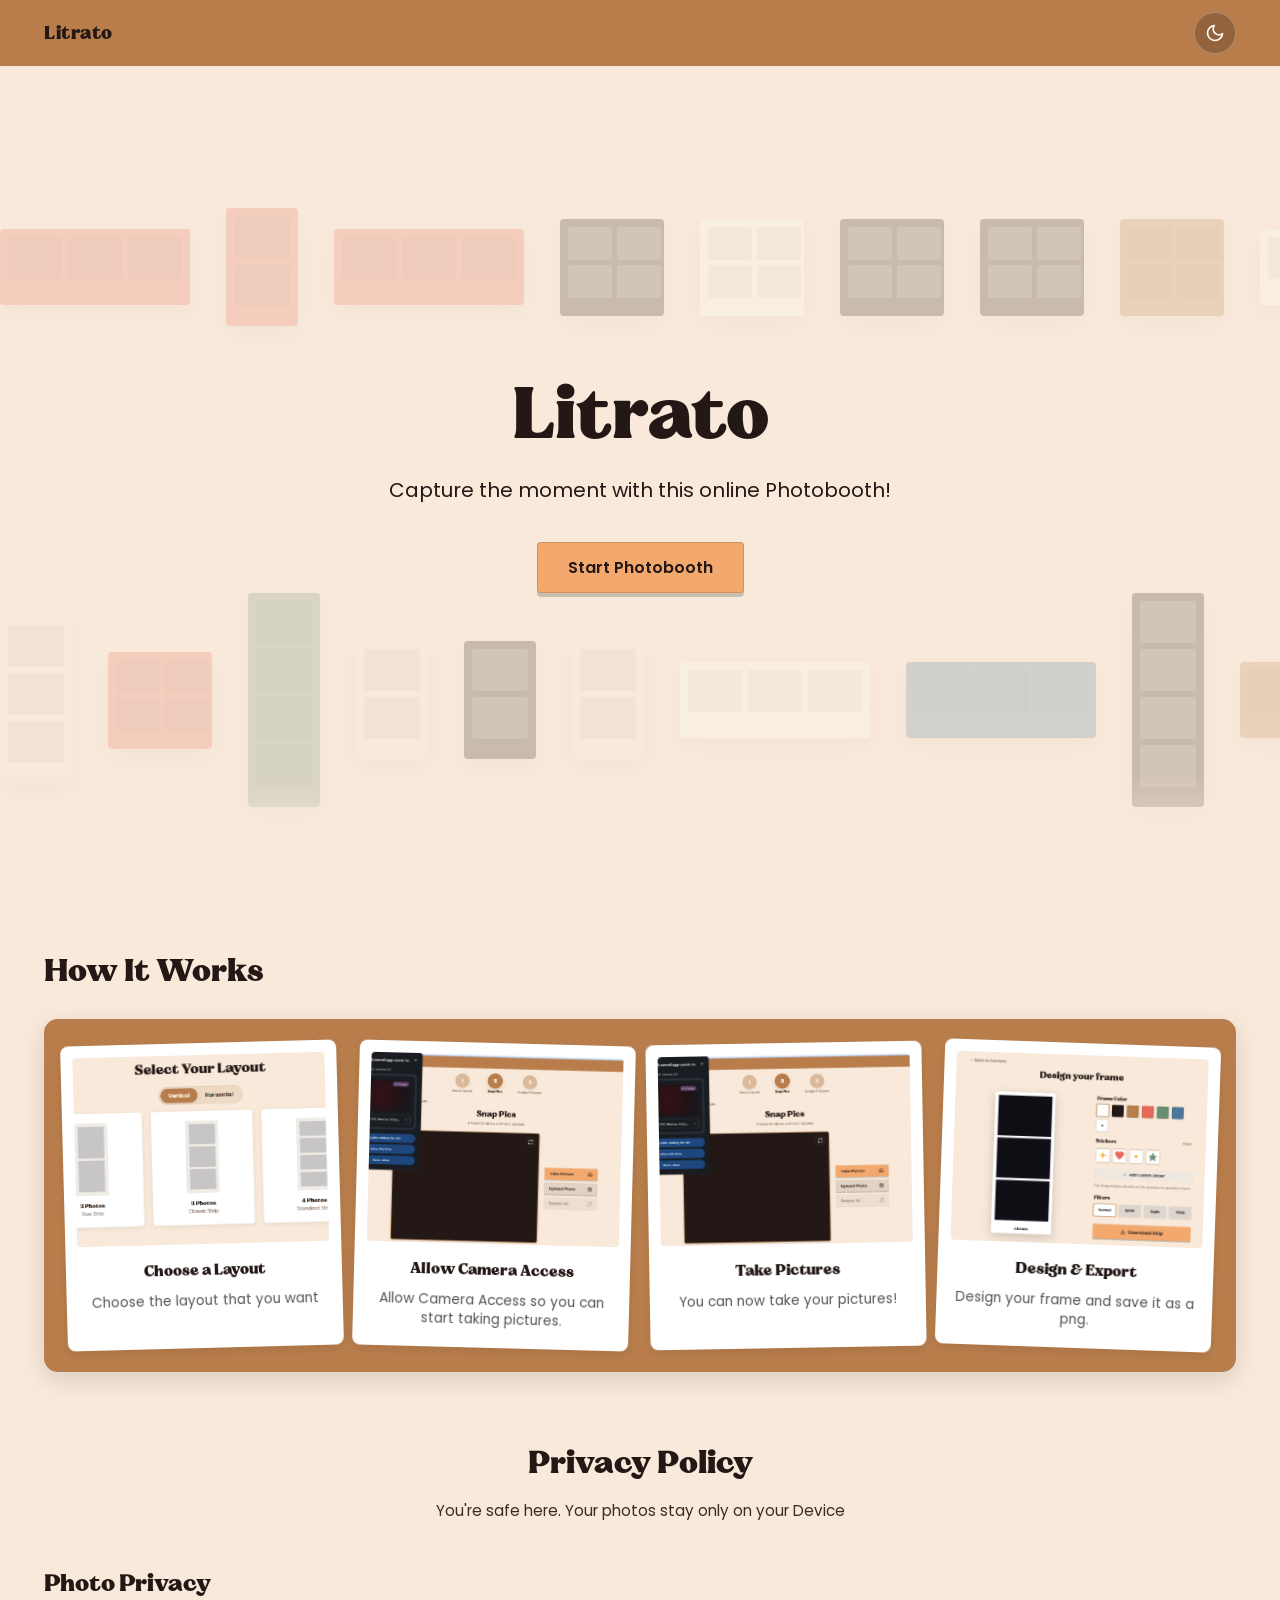
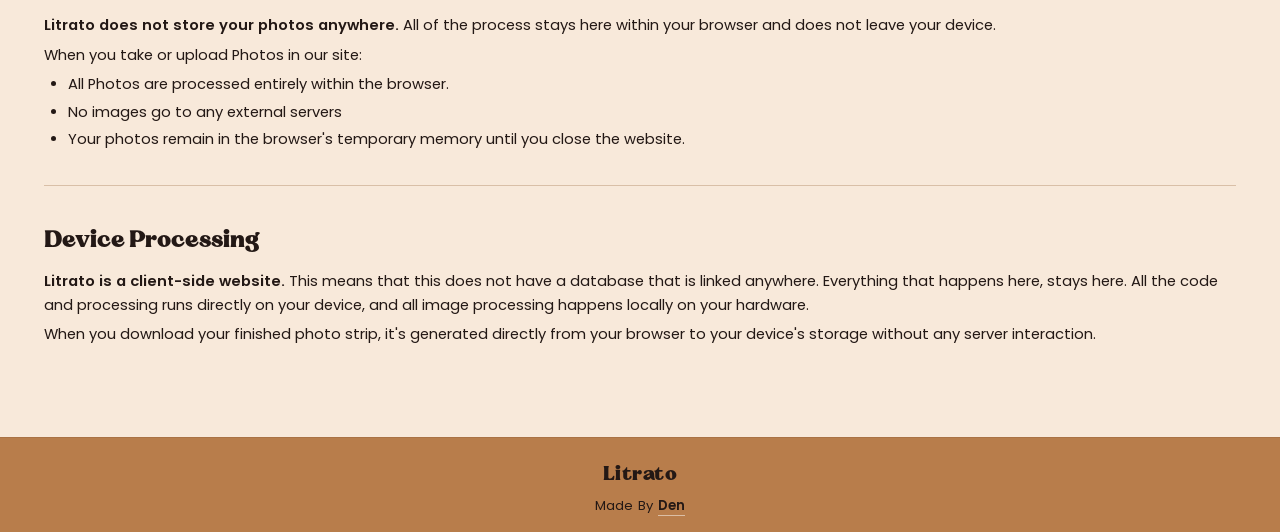
<file: index.html>
<!doctype html>
<html lang="en">
  <head>
    <meta charset="UTF-8" />
    <meta name="viewport" content="width=device-width, initial-scale=1.0" />
    <title>Litrato - Home</title>

    <link rel="preconnect" href="https://fonts.googleapis.com" />
    <link rel="preconnect" href="https://fonts.gstatic.com" crossorigin />
    <link
      href="https://fonts.googleapis.com/css2?family=Poppins:wght@300;400;500;600&display=swap"
      rel="stylesheet"
    />

    <link rel="stylesheet" href="./index.css" />
    <link rel="shortcut icon" href="../assets/imgs/favicon/favicon.ico" />
    <link
      rel="apple-touch-icon"
      sizes="180x180"
      href="../assets/imgs/favicon/apple-touch-icon.png"
    />
    <link
      rel="icon"
      type="image/png"
      sizes="32x32"
      href="../assets/imgs/favicon/favicon-32x32.png"
    />
    <link
      rel="icon"
      type="image/png"
      sizes="16x16"
      href="../assets/imgs/favicon/favicon-16x16.png"
    />
    <link rel="manifest" href="../assets/imgs/favicon/site.webmanifest" />
  </head>
  <body>
    <div class="hero-viewport-wrapper">
      <!-- Nav bar -->
      <header class="navbar">
        <div class="nav-container">
          <a href="index.html" class="nav-logo">Litrato</a>
          <!-- Dark Mode Toggle Button -->
          <button
            type="button"
            id="theme-toggle-btn"
            class="theme-toggle-btn"
            aria-label="Toggle dark mode"
            title="Toggle dark mode"
          >
            <!-- Sun Icon (shown in dark mode) -->
            <svg
              class="theme-icon icon-sun"
              viewBox="0 0 24 24"
              fill="none"
              stroke="currentColor"
              stroke-width="2"
              stroke-linecap="round"
              stroke-linejoin="round"
            >
              <circle cx="12" cy="12" r="5"></circle>
              <line x1="12" y1="1" x2="12" y2="3"></line>
              <line x1="12" y1="21" x2="12" y2="23"></line>
              <line x1="4.22" y1="4.22" x2="5.64" y2="5.64"></line>
              <line x1="18.36" y1="18.36" x2="19.78" y2="19.78"></line>
              <line x1="1" y1="12" x2="3" y2="12"></line>
              <line x1="21" y1="12" x2="23" y2="12"></line>
              <line x1="4.22" y1="19.78" x2="5.64" y2="18.36"></line>
              <line x1="18.36" y1="5.64" x2="19.78" y2="4.22"></line>
            </svg>
            <!-- Moon Icon (shown in light mode) -->
            <svg
              class="theme-icon icon-moon"
              viewBox="0 0 24 24"
              fill="none"
              stroke="currentColor"
              stroke-width="2"
              stroke-linecap="round"
              stroke-linejoin="round"
            >
              <path d="M21 12.79A9 9 0 1 1 11.21 3 7 7 0 0 0 21 12.79z"></path>
            </svg>
          </button>
        </div>
      </header>

      <!-- Hero Section -->
      <section class="hero-section">
        <div class="hero-frames-bg" id="hero-frames-bg" aria-hidden="true">
          <div class="frames-marquee-track" id="marquee-track-1"></div>
          <div class="frames-marquee-track" id="marquee-track-2"></div>
        </div>
        <div class="hero-content">
          <h1 class="hero-title">Litrato</h1>
          <p class="hero-subtitle">
            Capture the moment with this online Photobooth!
          </p>
          <a href="./pages/photobooth.html" class="btn-primary"
            >Start Photobooth</a
          >
        </div>
      </section>
    </div>

    <!-- Main Content Sections -->
    <main class="page-wrapper">
      <!-- How It Works Section -->
      <section
        class="how-it-works-section"
        aria-labelledby="how-it-works-title"
      >
        <h2 id="how-it-works-title" class="section-title">How It Works</h2>

        <div class="polaroid-container">
          <!-- Step 1 -->
          <article class="polaroid-card">
            <div class="polaroid-screen">
              <img
                src="./assets/imgs/layout.png"
                alt="Choose a layout preview"
                class="polaroid-img"
              />
            </div>
            <div class="polaroid-text">
              <h3 class="polaroid-heading">Choose a Layout</h3>
              <p class="polaroid-desc">Choose the layout that you want</p>
            </div>
          </article>

          <!-- Step 2 -->
          <article class="polaroid-card">
            <div class="polaroid-screen">
              <img
                src="./assets/imgs/camera.png"
                alt="Allow camera access preview"
                class="polaroid-img"
              />
            </div>
            <div class="polaroid-text">
              <h3 class="polaroid-heading">Allow Camera Access</h3>
              <p class="polaroid-desc">
                Allow Camera Access so you can start taking pictures.
              </p>
            </div>
          </article>

          <!-- Step 3 -->
          <article class="polaroid-card">
            <div class="polaroid-screen">
              <img
                src="./assets/imgs/camera.png"
                alt="Take pictures preview"
                class="polaroid-img"
              />
            </div>
            <div class="polaroid-text">
              <h3 class="polaroid-heading">Take Pictures</h3>
              <p class="polaroid-desc">You can now take your pictures!</p>
            </div>
          </article>

          <!-- Step 4 -->
          <article class="polaroid-card">
            <div class="polaroid-screen">
              <img
                src="./assets/imgs/design.png"
                alt="Design and export preview"
                class="polaroid-img"
              />
            </div>
            <div class="polaroid-text">
              <h3 class="polaroid-heading">Design &amp; Export</h3>
              <p class="polaroid-desc">
                Design your frame and save it as a png.
              </p>
            </div>
          </article>
        </div>
      </section>

      <!-- Privacy Policy Section -->
      <section class="privacy-section" aria-labelledby="privacy-title">
        <div class="privacy-header">
          <h2 id="privacy-title" class="section-title privacy-main-title">
            Privacy Policy
          </h2>
          <p class="privacy-subtitle">
            You're safe here. Your photos stay only on your Device
          </p>
        </div>

        <div class="privacy-content">
          <!-- Photo Privacy -->
          <article class="privacy-block">
            <h3 class="privacy-heading">Photo Privacy</h3>
            <p class="privacy-lead">
              <strong>Litrato does not store your photos anywhere.</strong> All
              of the process stays here within your browser and does not leave
              your device.
            </p>
            <p class="privacy-list-intro">
              When you take or upload Photos in our site:
            </p>
            <ul class="privacy-list">
              <li>All Photos are processed entirely within the browser.</li>
              <li>No images go to any external servers</li>
              <li>
                Your photos remain in the browser's temporary memory until you
                close the website.
              </li>
            </ul>
          </article>

          <hr class="privacy-divider" />

          <!-- Device Processing -->
          <article class="privacy-block">
            <h3 class="privacy-heading">Device Processing</h3>
            <p class="privacy-lead">
              <strong>Litrato is a client-side website.</strong> This means that
              this does not have a database that is linked anywhere. Everything
              that happens here, stays here. All the code and processing runs
              directly on your device, and all image processing happens locally
              on your hardware.
            </p>
            <p class="privacy-body">
              When you download your finished photo strip, it's generated
              directly from your browser to your device's storage without any
              server interaction.
            </p>
          </article>
        </div>
      </section>
    </main>

    <button
      type="button"
      id="btn-back-to-top"
      class="btn-back-to-top"
      aria-label="Back to top"
      title="Back to top"
    >
      <svg
        width="20"
        height="20"
        viewBox="0 0 24 24"
        fill="none"
        stroke="currentColor"
        stroke-width="2.4"
        stroke-linecap="round"
        stroke-linejoin="round"
      >
        <path d="m18 15-6-6-6 6" />
      </svg>
    </button>

    <footer class="site-footer">
      <div class="footer-container">
        <div class="footer-watermark">Litrato</div>
        <p class="footer-credit">
          Made By
          <span class="footer-author"
            ><a
              href="https://github.com/AludinoD"
              target="_blank"
              rel="noopener noreferrer"
              >Den</a
            ></span
          >
        </p>
      </div>
    </footer>

    <script src="../js/index.js"></script>
  </body>
</html>
</file>
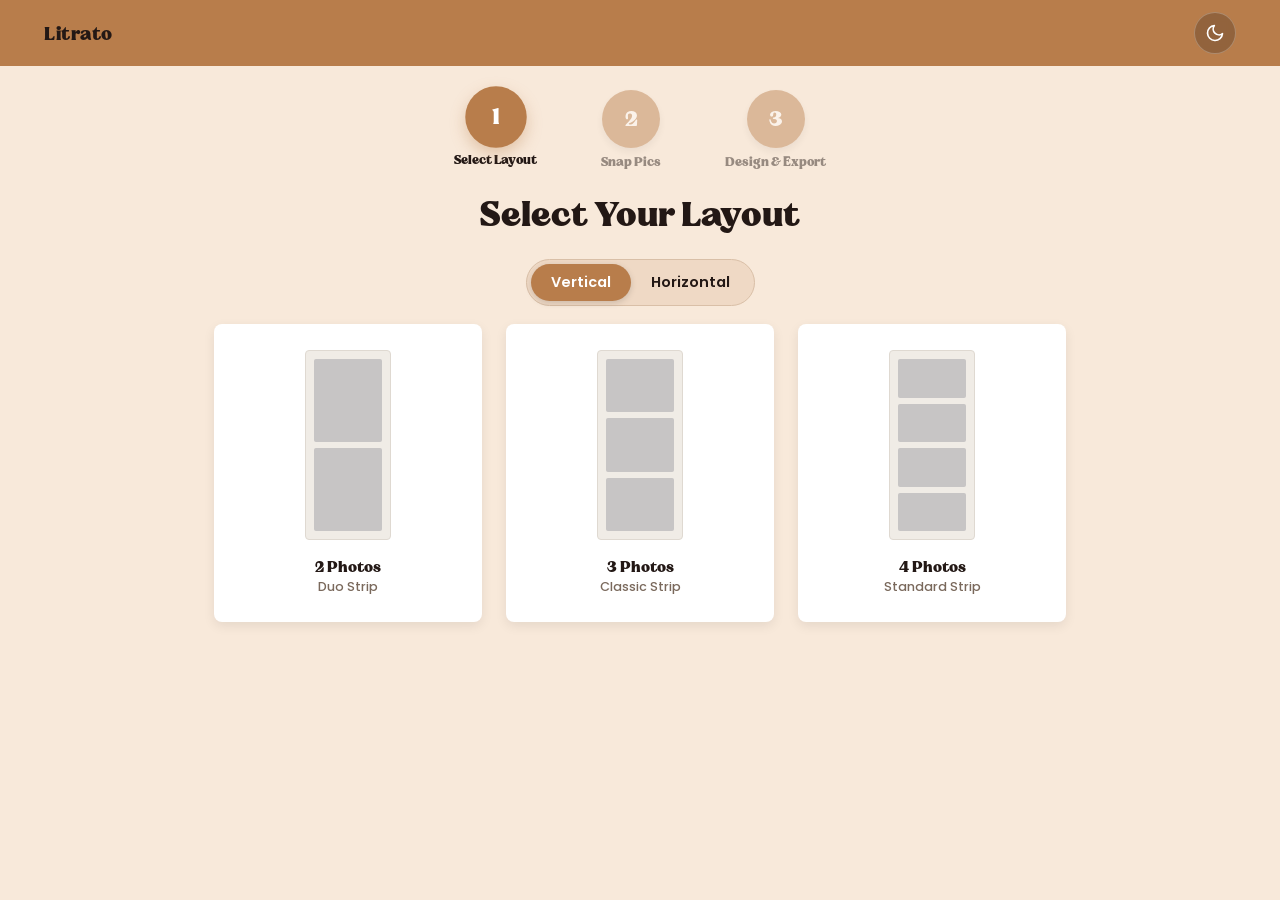
<file: pages/photobooth.html>
<!doctype html>
<html lang="en">
  <head>
    <meta charset="UTF-8" />
    <meta name="viewport" content="width=device-width, initial-scale=1.0" />
    <title>Litrato - Photobooth</title>

    <link rel="preconnect" href="https://fonts.googleapis.com" />
    <link rel="preconnect" href="https://fonts.gstatic.com" crossorigin />
    <link
      href="https://fonts.googleapis.com/css2?family=Poppins:wght@300;400;500;600&display=swap"
      rel="stylesheet"
    />

    <link rel="stylesheet" href="../styles/photobooth.css" />
    <link rel="shortcut icon" href="../assets/imgs/favicon/favicon.ico" />
    <link
      rel="apple-touch-icon"
      sizes="180x180"
      href="../assets/imgs/favicon/apple-touch-icon.png"
    />
    <link
      rel="icon"
      type="image/png"
      sizes="32x32"
      href="../assets/imgs/favicon/favicon-32x32.png"
    />
    <link
      rel="icon"
      type="image/png"
      sizes="16x16"
      href="../assets/imgs/favicon/favicon-16x16.png"
    />
    <link rel="manifest" href="../assets/imgs/favicon/site.webmanifest" />
  </head>
  <body>
    <!-- Top Navigation Bar -->
    <header class="navbar">
      <div class="nav-container">
        <a href="../index.html" class="nav-logo">Litrato</a>
        <!-- Dark Mode Toggle Button -->
        <button
          type="button"
          id="theme-toggle-btn"
          class="theme-toggle-btn"
          aria-label="Toggle dark mode"
          title="Toggle dark mode"
        >
          <!-- Sun Icon (shown in dark mode) -->
          <svg
            class="theme-icon icon-sun"
            viewBox="0 0 24 24"
            fill="none"
            stroke="currentColor"
            stroke-width="2"
            stroke-linecap="round"
            stroke-linejoin="round"
          >
            <circle cx="12" cy="12" r="5"></circle>
            <line x1="12" y1="1" x2="12" y2="3"></line>
            <line x1="12" y1="21" x2="12" y2="23"></line>
            <line x1="4.22" y1="4.22" x2="5.64" y2="5.64"></line>
            <line x1="18.36" y1="18.36" x2="19.78" y2="19.78"></line>
            <line x1="1" y1="12" x2="3" y2="12"></line>
            <line x1="21" y1="12" x2="23" y2="12"></line>
            <line x1="4.22" y1="19.78" x2="5.64" y2="18.36"></line>
            <line x1="18.36" y1="5.64" x2="19.78" y2="4.22"></line>
          </svg>
          <!-- Moon Icon (shown in light mode) -->
          <svg
            class="theme-icon icon-moon"
            viewBox="0 0 24 24"
            fill="none"
            stroke="currentColor"
            stroke-width="2"
            stroke-linecap="round"
            stroke-linejoin="round"
          >
            <path d="M21 12.79A9 9 0 1 1 11.21 3 7 7 0 0 0 21 12.79z"></path>
          </svg>
        </button>
      </div>
    </header>

    <main class="photobooth-wrapper">
      <!-- Progress Tracker / Timeline -->
      <nav class="timeline-container" aria-label="Photobooth Progress">
        <ol class="timeline-list">
          <li class="timeline-step active" id="step-node-1" aria-current="step">
            <div class="step-circle">1</div>
            <span class="step-label">Select Layout</span>
          </li>
          <li class="timeline-step" id="step-node-2">
            <div class="step-circle">2</div>
            <span class="step-label">Snap Pics</span>
          </li>
          <li class="timeline-step" id="step-node-3">
            <div class="step-circle">3</div>
            <span class="step-label">Design &amp; Export</span>
          </li>
        </ol>
      </nav>

      <!-- Stage 1 Container: Select Your Layout -->
      <section
        class="stage-section active"
        id="stage-1"
        aria-labelledby="stage-1-title"
      >
        <h1 id="stage-1-title" class="stage-heading">Select Your Layout</h1>

        <!-- Orientation Switcher -->
        <div
          class="orientation-toggle"
          role="group"
          aria-label="Strip Orientation"
        >
          <button
            type="button"
            class="btn-toggle active"
            data-orientation="vertical"
          >
            Vertical
          </button>
          <button
            type="button"
            class="btn-toggle"
            data-orientation="horizontal"
          >
            Horizontal
          </button>
        </div>

        <!-- Layout Cards Grid -->
        <div class="layout-cards-grid" id="layout-options">
          <!-- 2 Photos Card -->
          <button
            type="button"
            class="layout-card"
            data-photos="2"
            aria-pressed="false"
          >
            <div class="layout-preview-frame vertical" id="preview-2">
              <div class="placeholder-box"></div>
              <div class="placeholder-box"></div>
            </div>
            <div class="layout-card-info">
              <h2 class="layout-title">2 Photos</h2>
              <span class="layout-tag">Duo Strip</span>
            </div>
          </button>

          <!-- 3 Photos Card -->
          <button
            type="button"
            class="layout-card"
            data-photos="3"
            aria-pressed="false"
          >
            <div class="layout-preview-frame vertical" id="preview-3">
              <div class="placeholder-box"></div>
              <div class="placeholder-box"></div>
              <div class="placeholder-box"></div>
            </div>
            <div class="layout-card-info">
              <h2 class="layout-title">3 Photos</h2>
              <span class="layout-tag">Classic Strip</span>
            </div>
          </button>

          <!-- 4 Photos Card -->
          <button
            type="button"
            class="layout-card"
            data-photos="4"
            aria-pressed="false"
          >
            <div class="layout-preview-frame vertical" id="preview-4">
              <div class="placeholder-box"></div>
              <div class="placeholder-box"></div>
              <div class="placeholder-box"></div>
              <div class="placeholder-box"></div>
            </div>
            <div class="layout-card-info">
              <h2 class="layout-title">4 Photos</h2>
              <span class="layout-tag">Standard Strip</span>
            </div>
          </button>
        </div>

        <div class="action-footer">
          <button
            type="button"
            id="btn-next-to-stage-2"
            class="btn-primary"
            disabled
          >
            <span>Next Step</span>
            <!-- Lucide: arrow-right -->
            <svg
              class="btn-icon"
              width="18"
              height="18"
              viewBox="0 0 24 24"
              fill="none"
              stroke="currentColor"
              stroke-width="2.2"
              stroke-linecap="round"
              stroke-linejoin="round"
            >
              <path d="M5 12h14"></path>
              <path d="m12 5 7 7-7 7"></path>
            </svg>
          </button>
        </div>
      </section>

      <!-- Stage 2 Container: Snap Pics -->
      <section
        class="stage-section"
        id="stage-2"
        aria-labelledby="stage-2-title"
        hidden
      >
        <div class="stage-top-bar">
          <button type="button" id="btn-back-to-stage-1" class="btn-text-back">
            &#8592; Back to Layouts
          </button>
        </div>

        <div class="stage-header-wrap">
          <h1 id="stage-2-title" class="stage-heading">Snap Pics</h1>
          <p class="stage-subheading">Ensure to allow camera Access</p>
        </div>

        <div class="capture-layout">
          <div class="camera-card">
            <video id="webcam-feed" autoplay playsinline muted></video>
            <div class="camera-flash" id="camera-flash"></div>

            <div class="camera-top-controls">
              <!-- Camera Device Picker Dropdown -->
              <div class="camera-select-wrapper" id="camera-select-wrapper">
                <select
                  id="camera-select"
                  class="camera-select"
                  aria-label="Select Camera"
                >
                  <option value="" disabled selected>Loading cameras...</option>
                </select>
                <svg
                  class="select-chevron"
                  width="14"
                  height="14"
                  viewBox="0 0 24 24"
                  fill="none"
                  stroke="currentColor"
                  stroke-width="2.5"
                >
                  <polyline points="6 9 12 15 18 9"></polyline>
                </svg>
              </div>

              <button
                type="button"
                class="btn-flip-camera"
                id="btn-flip-camera"
                title="Quick Flip Camera"
                aria-label="Quick Flip Camera"
              >
                <svg
                  width="20"
                  height="20"
                  viewBox="0 0 24 24"
                  fill="none"
                  stroke="currentColor"
                  stroke-width="2"
                  stroke-linecap="round"
                  stroke-linejoin="round"
                >
                  <path
                    d="M21.5 2v6h-6M2.5 22v-6h6M2 11.5a10 10 0 0 1 18.8-4.3M22 12.5a10 10 0 0 1-18.8 4.2"
                  />
                </svg>
              </button>
            </div>

            <div
              class="countdown-overlay"
              id="countdown-overlay"
              aria-live="polite"
            >
              <span class="countdown-number" id="countdown-text">5</span>
            </div>

            <div class="camera-status" id="camera-status" hidden>
              <p>Camera access required to snap live pictures.</p>
            </div>
          </div>

          <div class="capture-controls">
            <div class="timer-control-group">
              <span class="timer-label">
                <svg
                  width="15"
                  height="15"
                  viewBox="0 0 24 24"
                  fill="none"
                  stroke="currentColor"
                  stroke-width="2"
                  stroke-linecap="round"
                  stroke-linejoin="round"
                >
                  <circle cx="12" cy="12" r="10"></circle>
                  <polyline points="12 6 12 12 16 14"></polyline>
                </svg>
                <span>Timer (sec)</span>
              </span>
              <div class="timer-stepper">
                <button
                  type="button"
                  class="btn-timer-step"
                  id="btn-timer-minus"
                  title="Decrease timer"
                  aria-label="Decrease timer"
                >
                  −
                </button>
                <input
                  type="number"
                  id="timer-seconds-input"
                  class="timer-number-input"
                  min="1"
                  max="30"
                  value="5"
                  aria-label="Countdown duration in seconds"
                />
                <button
                  type="button"
                  class="btn-timer-step"
                  id="btn-timer-plus"
                  title="Increase timer"
                  aria-label="Increase timer"
                >
                  +
                </button>
              </div>
            </div>

            <!-- Take Picture Button -->
            <button type="button" id="btn-take-picture" class="btn-primary">
              <span class="btn-text">Take Picture</span>
              <span class="btn-icon-wrapper">
                <svg
                  viewBox="0 0 24 24"
                  fill="none"
                  stroke="currentColor"
                  stroke-width="2"
                  stroke-linecap="round"
                  stroke-linejoin="round"
                >
                  <path
                    d="M14.5 4h-5L7 7H4a2 2 0 0 0-2 2v9a2 2 0 0 0 2 2h16a2 2 0 0 0 2-2V9a2 2 0 0 0-2-2h-3l-2.5-3z"
                  ></path>
                  <circle cx="12" cy="13" r="3"></circle>
                </svg>
              </span>
            </button>

            <label
              for="file-upload-input"
              class="btn-primary btn-secondary-style"
            >
              <span class="btn-text">Upload Photo</span>
              <span class="btn-icon-wrapper">
                <svg
                  viewBox="0 0 24 24"
                  fill="none"
                  stroke="currentColor"
                  stroke-width="2"
                  stroke-linecap="round"
                  stroke-linejoin="round"
                >
                  <path
                    d="M10.3 21H5a2 2 0 0 1-2-2V5a2 2 0 0 1 2-2h14a2 2 0 0 1 2 2v10l-3.1-3.1a2 2 0 0 0-2.814.014L6 21"
                  ></path>
                  <path d="m14 19.5 3-3 3 3"></path>
                  <path d="M17 22v-5.5"></path>
                  <circle cx="9" cy="9" r="2"></circle>
                </svg>
              </span>
            </label>
            <input type="file" id="file-upload-input" accept="image/*" hidden />

            <button
              type="button"
              id="btn-retake-all"
              class="btn-primary btn-secondary-style"
              disabled
            >
              <span class="btn-text">Retake All</span>
              <span class="btn-icon-wrapper">
                <svg
                  viewBox="0 0 24 24"
                  fill="none"
                  stroke="currentColor"
                  stroke-width="2"
                  stroke-linecap="round"
                  stroke-linejoin="round"
                >
                  <path
                    d="M3 12a9 9 0 0 1 9-9 9.75 9.75 0 0 1 6.74 2.74L21 8"
                  ></path>
                  <path d="M21 3v5h-5"></path>
                  <path
                    d="M21 12a9 9 0 0 1-9 9 9.75 9.75 0 0 1-6.74-2.74L3 16"
                  ></path>
                  <path d="M8 16H3v5"></path>
                </svg>
              </span>
            </button>

            <button
              type="button"
              id="btn-next-to-stage-3"
              class="btn-primary btn-proceed"
              style="display: none"
            >
              <span class="btn-text">Next Step</span>
              <span class="btn-icon-wrapper">
                <svg
                  viewBox="0 0 24 24"
                  fill="none"
                  stroke="currentColor"
                  stroke-width="2"
                  stroke-linecap="round"
                  stroke-linejoin="round"
                >
                  <path d="M5 12h14"></path>
                  <path d="m12 5 7 7-7 7"></path>
                </svg>
              </span>
            </button>
          </div>
        </div>

        <!-- Themed Taken Pictures Section -->
        <div class="taken-pictures-section">
          <h2 class="taken-title">Taken Pictures</h2>
          <div class="thumbnails-grid" id="thumbnails-tray"></div>
        </div>

        <canvas id="photo-canvas" hidden></canvas>
        <input type="file" id="slot-replace-input" accept="image/*" hidden />
      </section>
      <!-- Stage 3: Design & Export -->

      <section id="stage-3" class="stage-section" hidden>
        <div class="stage-top-bar">
          <button type="button" id="btn-back-stage2" class="btn-text-back">
            &#8592; Back to Camera
          </button>
        </div>

        <div class="stage-header-wrap">
          <h1 class="stage-heading">Design your frame</h1>
        </div>

        <div class="design-workspace">
          <!-- Strip Frame Preview -->
          <div class="frame-preview-area">
            <div class="canvas-container" id="canvas-container">
              <canvas id="export-canvas"></canvas>
            </div>
          </div>

          <!-- Design Controls -->
          <div class="design-controls">
            <!-- Frame Color Swatches -->
            <div class="control-group">
              <h3 class="control-heading">Frame Color</h3>
              <div class="color-palette" id="color-palette">
                <button
                  type="button"
                  class="color-swatch active"
                  data-color="#FFFFFF"
                  style="background-color: #ffffff"
                  title="Classic White"
                ></button>
                <button
                  type="button"
                  class="color-swatch"
                  data-color="#231815"
                  style="background-color: #231815"
                  title="Vintage Black"
                ></button>
                <button
                  type="button"
                  class="color-swatch"
                  data-color="#B87D4B"
                  style="background-color: #b87d4b"
                  title="Warm Ochre"
                ></button>
                <button
                  type="button"
                  class="color-swatch"
                  data-color="#E86A58"
                  style="background-color: #e86a58"
                  title="Terracotta Red"
                ></button>
                <button
                  type="button"
                  class="color-swatch"
                  data-color="#6A8E72"
                  style="background-color: #6a8e72"
                  title="Sage Green"
                ></button>
                <button
                  type="button"
                  class="color-swatch"
                  data-color="#4B779A"
                  style="background-color: #4b779a"
                  title="Denim Blue"
                ></button>

                <label class="color-picker-label" title="Custom Color">
                  <span>+</span>
                  <input type="color" id="custom-color-input" value="#F8E9DA" />
                </label>
              </div>
            </div>

            <!-- Stickers -->
            <div class="control-group">
              <div class="control-header-flex">
                <h3 class="control-heading">Stickers</h3>
                <button
                  type="button"
                  id="btn-clear-stickers"
                  class="btn-clear-text"
                  title="Remove all stickers"
                >
                  Clear
                </button>
              </div>
              <div class="stickers-tray" id="stickers-tray"></div>
              <div class="custom-sticker-upload">
                <label for="sticker-file-input" class="btn-upload-sticker">
                  <svg
                    width="16"
                    height="16"
                    viewBox="0 0 24 24"
                    fill="none"
                    stroke="currentColor"
                    stroke-width="2"
                  >
                    <line x1="12" y1="5" x2="12" y2="19"></line>
                    <line x1="5" y1="12" x2="19" y2="12"></line>
                  </svg>
                  <span>Add Custom Sticker </span>
                </label>
                <input
                  type="file"
                  id="sticker-file-input"
                  accept="image/png, image/svg+xml, image/webp"
                  hidden
                />
              </div>
              <p class="sticker-hint">
                Tip: Drag stickers directly on the preview to reposition them.
              </p>
            </div>
            <div
              class="selected-sticker-controls"
              id="sticker-controls-panel"
              hidden
            >
              <div class="sticker-tools-header">
                <span class="sticker-active-label">Edit Selected Sticker</span>
                <button
                  type="button"
                  id="btn-delete-active-sticker"
                  class="btn-delete-sticker-icon"
                  title="Delete Sticker"
                >
                  <svg
                    width="15"
                    height="15"
                    viewBox="0 0 24 24"
                    fill="none"
                    stroke="currentColor"
                    stroke-width="2"
                  >
                    <polyline points="3 6 5 6 21 6"></polyline>
                    <path
                      d="M19 6v14a2 2 0 0 1-2 2H7a2 2 0 0 1-2-2V6m3 0V4a2 2 0 0 1 2-2h4a2 2 0 0 1 2 2v2"
                    ></path>
                  </svg>
                </button>
              </div>

              <!-- Sticker Color Palette -->
              <div class="sticker-color-row">
                <span class="tool-sublabel">Color</span>
                <div
                  class="color-palette mini-palette"
                  id="sticker-color-palette"
                >
                  <button
                    type="button"
                    class="color-swatch-sm"
                    data-color="#F4B942"
                    style="background-color: #f4b942"
                    title="Gold"
                  ></button>
                  <button
                    type="button"
                    class="color-swatch-sm"
                    data-color="#E86A58"
                    style="background-color: #e86a58"
                    title="Terracotta"
                  ></button>
                  <button
                    type="button"
                    class="color-swatch-sm"
                    data-color="#FFFFFF"
                    style="background-color: #ffffff"
                    title="White"
                  ></button>
                  <button
                    type="button"
                    class="color-swatch-sm"
                    data-color="#231815"
                    style="background-color: #231815"
                    title="Black"
                  ></button>
                  <button
                    type="button"
                    class="color-swatch-sm"
                    data-color="#6A8E72"
                    style="background-color: #6a8e72"
                    title="Sage"
                  ></button>
                  <button
                    type="button"
                    class="color-swatch-sm"
                    data-color="#4B779A"
                    style="background-color: #4b779a"
                    title="Denim"
                  ></button>
                  <label
                    class="color-picker-label color-picker-sm"
                    title="Custom Color"
                  >
                    <span>+</span>
                    <input
                      type="color"
                      id="sticker-color-custom"
                      value="#F4B942"
                    />
                  </label>
                </div>
              </div>

              <!-- Sliders for Size & Rotation -->
              <div class="sticker-slider-row">
                <label for="sticker-size-slider">Size</label>
                <input
                  type="range"
                  id="sticker-size-slider"
                  min="40"
                  max="220"
                  value="85"
                />
                <span id="size-px-val" class="slider-val-readout">85px</span>
              </div>

              <div class="sticker-slider-row">
                <label for="sticker-rotate-slider">Rotate</label>
                <input
                  type="range"
                  id="sticker-rotate-slider"
                  min="-180"
                  max="180"
                  value="0"
                />
                <span id="rotate-degrees-val" class="slider-val-readout"
                  >0°</span
                >
              </div>
            </div>

            <!-- Image Filters -->
            <div class="control-group">
              <h3 class="control-heading">Filters</h3>
              <div class="filter-palette" id="filter-palette">
                <button
                  type="button"
                  class="filter-btn active"
                  data-filter="none"
                >
                  Normal
                </button>
                <button type="button" class="filter-btn" data-filter="bw">
                  B&amp;W
                </button>
                <button type="button" class="filter-btn" data-filter="sepia">
                  Sepia
                </button>
                <button type="button" class="filter-btn" data-filter="vivid">
                  Vivid
                </button>
              </div>
            </div>

            <!-- Action Button -->
            <div class="control-group action-group">
              <button
                type="button"
                class="btn-primary btn-download"
                id="btn-download"
              >
                <svg
                  class="btn-icon"
                  width="19"
                  height="19"
                  viewBox="0 0 24 24"
                  fill="none"
                  stroke="currentColor"
                  stroke-width="2.2"
                  stroke-linecap="round"
                  stroke-linejoin="round"
                >
                  <path d="M21 15v4a2 2 0 0 1-2 2H5a2 2 0 0 1-2-2v-4"></path>
                  <polyline points="7 10 12 15 17 10"></polyline>
                  <line x1="12" y1="15" x2="12" y2="3"></line>
                </svg>
                <span>Download Strip</span>
              </button>
            </div>
          </div>
        </div>
        <div class="mobile-sticker-toolbar" id="mobile-sticker-bar" hidden>
          <div class="mst-actions">
            <button
              type="button"
              class="mst-btn"
              id="mst-btn-color"
              title="Change Color"
            >
              <span class="mst-color-dot" id="mst-color-preview"></span>
              <span>Color</span>
            </button>
            <input type="color" id="mobile-sticker-color-input" hidden />
            <button
              type="button"
              class="mst-btn"
              id="mst-btn-duplicate"
              title="Duplicate"
            >
              <svg
                width="18"
                height="18"
                viewBox="0 0 24 24"
                fill="none"
                stroke="currentColor"
                stroke-width="2"
              >
                <rect x="9" y="9" width="13" height="13" rx="2" ry="2"></rect>
                <path
                  d="M5 15H4a2 2 0 0 1-2-2V4a2 2 0 0 1 2-2h9a2 2 0 0 1 2 2v1"
                ></path>
              </svg>
              <span>Copy</span>
            </button>
            <button
              type="button"
              class="mst-btn mst-btn-delete"
              id="mst-btn-delete"
              title="Delete"
            >
              <svg
                width="18"
                height="18"
                viewBox="0 0 24 24"
                fill="none"
                stroke="currentColor"
                stroke-width="2"
              >
                <polyline points="3 6 5 6 21 6"></polyline>
                <path
                  d="M19 6v14a2 2 0 0 1-2 2H7a2 2 0 0 1-2-2V6m3 0V4a2 2 0 0 1 2-2h4a2 2 0 0 1 2 2v2"
                ></path>
              </svg>
              <span>Delete</span>
            </button>
            <button
              type="button"
              class="mst-btn mst-btn-done"
              id="mst-btn-done"
              title="Done"
            >
              <svg
                width="18"
                height="18"
                viewBox="0 0 24 24"
                fill="none"
                stroke="currentColor"
                stroke-width="2.5"
              >
                <polyline points="20 6 9 17 4 12"></polyline>
              </svg>
              <span>Done</span>
            </button>
          </div>
        </div>
      </section>
    </main>

    <!-- Mobile Responsiveness -->
    <div id="slot-action-sheet" class="slot-action-sheet" aria-hidden="true">
      <div class="sheet-backdrop" id="sheet-backdrop"></div>
      <div class="sheet-modal">
        <div class="sheet-handle"></div>
        <h4 id="sheet-title">Slot #1</h4>
        <p>Would you like to retake or change this photo?</p>

        <div class="sheet-buttons">
          <button type="button" id="btn-sheet-retake" class="btn-primary">
            <span class="btn-text">Retake with Camera</span>
          </button>

          <label
            for="sheet-upload-input"
            class="btn-primary btn-secondary-style"
          >
            <span class="btn-text">Upload Replacement</span>
          </label>
          <input type="file" id="sheet-upload-input" accept="image/*" hidden />

          <button type="button" id="btn-sheet-cancel" class="btn-sheet-dismiss">
            Cancel
          </button>
        </div>
      </div>
    </div>

    <script src="../js/photobooth.js"></script>
  </body>
</html>
</file>
<file: index.css>
/* Design System & CSS Custom Properties */
  @font-face {
    font-family: 'Charman Serif';
    src: url('../assets/fonts/charman-serif/CharmanSerif-Black.otf') format('opentype');
    font-weight: 700 900;
    font-style: normal;
    font-display: swap;
  }

:root {
  /* Color Palette */
  --bg-primary: #F8E9DA;
  --header-bg: #B87D4B;
  --accent-container: #B87D4B;
  --btn-bg: #F3A96E;
  --btn-hover: #e6985a;
  --text-main: #231815;
  --card-bg: #FFFFFF;
  --screen-placeholder-bg: #C7C5C5;
  --divider-color: #D9BFA7;

  /* Typography Scales */
  --font-serif: "Charman Serif", Georgia, "Times New Roman", serif;
  --font-sans: "Poppins", -apple-system, BlinkMacSystemFont, "Segoe UI", Roboto, sans-serif;

  /* Spacing Scale */
  --space-xs: 6px;
  --space-sm: 12px;
  --space-md: 18px;
  --space-lg: 24px;
  --space-xl: 36px;
  --space-xxl: 54px;

  /* Border Radius */
  --radius-sm: 4px;
  --radius-md: 8px;
  --radius-lg: 12px;

  /* Shadows */
  --shadow-btn: 0px 4px 0px rgba(0, 0, 0, 0.18);
  --shadow-card: 0 4px 10px rgba(0, 0, 0, 0.08);
}

[data-theme="dark"] {
  --bg-primary: #2A1F1B;
  --header-bg: #3A2C27;  
  --accent-container: #4A3730;     
  --btn-bg: #E09559;                
  --btn-hover: #D18243;        
  --text-main: #F5E6D8;        
  --card-bg: #362823;               
  --screen-placeholder-bg: #45342D; 
  --border-muted: #544037;         

  --shadow-btn: 0px 4px 0px rgba(18, 12, 10, 0.4);
  --shadow-card: 0 4px 16px rgba(15, 10, 8, 0.3);
}

[data-theme="dark"] .theme-toggle-btn {
  background: rgba(224, 149, 89, 0.18);
  border-color: rgba(224, 149, 89, 0.35);
  color: #F3A96E;
}

[data-theme="dark"] .polaroid-heading {
  color: #000000;
}

[data-theme="dark"] .btn-back-to-top svg {
  stroke: #f4f3f3;         
}

/*CSS Reset & Base Rules */
*, *::before, *::after {
  box-sizing: border-box;
  margin: 0;
  padding: 0;
}

body {
  background-color: var(--bg-primary);
  color: var(--text-main);
  font-family: var(--font-sans);
  font-weight: 400;
  line-height: 1.6;
  -webkit-font-smoothing: antialiased;
}

a {
  color: inherit;
  text-decoration: none;
}

/* Full Viewport Hero Wrapper */
.hero-viewport-wrapper {
  min-height: 100vh;
  min-height: 100dvh;
  display: flex;
  flex-direction: column;
}

/* Navbar */
.navbar {
  background-color: var(--header-bg);
  width: 100%;
  padding: var(--space-sm) 0;
  flex-shrink: 0;
}

.nav-container {
  max-width: 1240px;
  margin: 0 auto;
  padding: 0 var(--space-lg);
  display: flex;
  align-items: center;
  justify-content: space-between;
}

.nav-logo {
  font-family: var(--font-serif);
  font-size: 1.4rem;
  font-weight: 700;
  color: var(--text-main);
  letter-spacing: 0.5px;
}

.nav-logo {
  transition: transform 0.25s cubic-bezier(0.34, 1.56, 0.64, 1);
}

.nav-logo:hover {
  transform: rotate(-2deg) scale(1.04);
}

.theme-toggle-btn {
  position: relative;
  width: 42px;
  height: 42px;
  border-radius: 50%;
  border: 1px solid rgba(255, 255, 255, 0.25);
  background: rgba(35, 24, 21, 0.25);
  backdrop-filter: blur(4px);
  color: #FFFFFF;
  cursor: pointer;
  display: flex;
  align-items: center;
  justify-content: center;
  overflow: hidden;
  transition: transform 0.25s cubic-bezier(0.34, 1.56, 0.64, 1), 
              background-color 0.2s ease, 
              border-color 0.2s ease;
}

.theme-toggle-btn:hover {
  transform: scale(1.08);
}

.theme-toggle-btn:active {
  transform: scale(0.92);
}

.theme-icon {
  width: 20px;
  height: 20px;
  position: absolute;
  transition: transform 0.4s cubic-bezier(0.34, 1.56, 0.64, 1), opacity 0.3s ease;
}


.icon-sun {
  opacity: 0;
  transform: rotate(90deg) scale(0.5);
}

.icon-moon {
  opacity: 1;
  transform: rotate(0deg) scale(1);
}


[data-theme="dark"] .icon-sun {
  opacity: 1;
  transform: rotate(0deg) scale(1);
}

[data-theme="dark"] .icon-moon {
  opacity: 0;
  transform: rotate(-90deg) scale(0.5);
}

body,
.navbar {
  transition: background-color 0.35s ease, 
              color 0.35s ease, 
              border-color 0.35s ease, 
              box-shadow 0.35s ease;
}

/* Hero Section */
.hero-section {
  flex: 1;
  display: flex;
  align-items: center;
  justify-content: center;
  text-align: center;
  position: relative;
  overflow: hidden;
  padding: var(--space-xl) var(--space-lg);
}

.hero-content {
  max-width: 700px;
  position: relative;
  z-index: 2;
}

.hero-title {
  font-family: var(--font-serif);
  font-size: clamp(3.2rem, 8vw, 5.5rem);
  font-weight: 800;
  color: var(--text-main);
  line-height: 1.1;
  margin-bottom: var(--space-sm);
}

.hero-title {
  animation: heroFadeUp 0.7s cubic-bezier(0.2, 0.8, 0.2, 1) both;
}

.hero-subtitle {
  font-size: clamp(1rem, 2.5vw, 1.25rem);
  font-weight: 400;
  color: var(--text-main);
  margin-bottom: var(--space-xl);
}

.hero-subtitle {
  animation: heroFadeUp 0.7s cubic-bezier(0.2, 0.8, 0.2, 1) 0.15s both;
}

.hero-frames-bg {
  position: absolute;
  inset: 0;
  pointer-events: none;
  z-index: 1;
  display: flex;
  flex-direction: column;
  justify-content: space-around;
  gap: 32px;
  overflow: hidden;
  opacity: 0.22;
  mask-image: linear-gradient(
    to bottom,
    transparent 0%,
    rgba(0, 0, 0, 1) 15%,
    rgba(0, 0, 0, 1) 85%,
    transparent 100%
  );
  -webkit-mask-image: linear-gradient(
    to bottom,
    transparent 0%,
    rgba(0, 0, 0, 1) 15%,
    rgba(0, 0, 0, 1) 85%,
    transparent 100%
  );
}


.frames-marquee-track {
  display: flex;
  flex-wrap: nowrap;
  width: max-content;
  will-change: transform;
  animation: driftLeft 85s linear infinite;
}

#marquee-track-2 {
  animation: driftLeft 105s linear infinite;
}

.marquee-group {
  display: flex;
  align-items: center;
  gap: 36px;
  padding-right: 36px;
  flex-shrink: 0;
}

.ambient-strip {
  display: flex;
  box-shadow: 0 8px 24px rgba(35, 24, 21, 0.12);
  border-radius: 4px;
  padding: 8px;
  flex-shrink: 0;
  box-sizing: border-box;
}

.ambient-slot {
  background-color: rgba(35, 24, 21, 0.12);
  border-radius: 2px;
}

/* Vertical Formats */
.ambient-strip.vertical {
  flex-direction: column;
  gap: 6px;
  padding-bottom: 20px;
  width: 72px;
}
.ambient-strip.vertical .ambient-slot {
  width: 56px;
  height: 42px;
}

/* Horizontal Formats */
.ambient-strip.horizontal {
  flex-direction: row;
  gap: 6px;
  padding-bottom: 16px;
  height: 76px;
}
.ambient-strip.horizontal .ambient-slot {
  width: 54px;
  height: 42px;
}

.ambient-strip.grid-4 {
  display: grid;
  grid-template-columns: repeat(2, 44px);
  grid-template-rows: repeat(2, 33px);
  gap: 5px;
  padding: 8px 8px 18px 8px;
  width: 104px;
}
.ambient-strip.grid-4 .ambient-slot {
  width: 44px;
  height: 33px;
}

.btn-primary {
  display: inline-block;
  position: relative;
  overflow: hidden;
  background-color: var(--btn-bg);
  color: var(--text-main);
  font-family: var(--font-sans);
  font-weight: 600;
  font-size: 1rem;
  padding: 12px 30px;
  border-radius: var(--radius-sm);
  border: 1px solid rgba(0, 0, 0, 0.15);
  box-shadow: var(--shadow-btn);
  transition: transform 0.2s cubic-bezier(0.34, 1.56, 0.64, 1),
              background-color 0.2s ease,
              box-shadow 0.2s ease;
  cursor: pointer;
}

.btn-primary::after {
  content: "";
  position: absolute;
  top: -50%;
  left: -120%;
  width: 50%;
  height: 200%;
  background: linear-gradient(
    90deg, 
    rgba(255, 255, 255, 0) 0%, 
    rgba(255, 255, 255, 0.35) 50%, 
    rgba(255, 255, 255, 0) 100%
  );
  transform: rotate(25deg);
  pointer-events: none;
}

.btn-primary:hover::after {
  animation: btnShine 0.75s ease-in-out forwards;
}

.btn-primary:hover {
  background-color: var(--btn-hover);
  transform: translateY(-2px);
  box-shadow: 0px 6px 0px rgba(0, 0, 0, 0.2);
}

.btn-primary:active {
  transform: translateY(2px);
  box-shadow: 0px 2px 0px rgba(0, 0, 0, 0.2);
}

.hero-section .btn-primary {
  animation: heroFadeUp 0.7s cubic-bezier(0.2, 0.8, 0.2, 1) 0.3s both;
}

/* Layout Containers (Sections below Hero) */
.page-wrapper {
  max-width: 1240px;
  margin: 0 auto;
  padding: 0 var(--space-lg);
}

/* How It Works Section */
.how-it-works-section {
  width: 100%;
  padding: 40px 0 60px;
}

.section-title {
  font-family: var(--font-serif);
  font-size: clamp(1.8rem, 4vw, 2.4rem);
  font-weight: 700;
  color: var(--text-main);
  margin-bottom: var(--space-md);
}

.polaroid-container {
  width: 100%;
  max-width: 1200px;
  margin: 0 auto;
  background-color: var(--accent-container, #B87D4B);
  border-radius: 14px;
  padding: 24px 20px;
  display: grid;
  grid-template-columns: repeat(4, minmax(0, 1fr));
  gap: 16px;
  box-shadow: 0 8px 24px rgba(0, 0, 0, 0.12);
}

.polaroid-card {
  --card-tilt: 0deg;
  background-color: #FFFFFF;
  border-radius: 8px;
  padding: 12px 12px 18px 12px;
  display: flex;
  flex-direction: column;
  min-width: 0;
  box-shadow: var(--shadow-card);
  opacity: 0;
  transform: translateY(35px) scale(0.95);
  transition: opacity 0.6s cubic-bezier(0.2, 0.8, 0.2, 1),
              transform 0.6s cubic-bezier(0.2, 0.8, 0.2, 1),
              box-shadow 0.35s ease;
  will-change: transform, opacity;
}

/* Subtle Organic Tabletop Tilts */
.polaroid-card:nth-child(1) { --card-tilt: -1.5deg; transition-delay: 0.1s; }
.polaroid-card:nth-child(2) { --card-tilt: 1.5deg; transition-delay: 0.2s; }
.polaroid-card:nth-child(3) { --card-tilt: -1deg; transition-delay: 0.3s; }
.polaroid-card:nth-child(4) { --card-tilt: 2deg; transition-delay: 0.4s; }

/* When section enters viewport */
.polaroid-container.is-visible .polaroid-card {
  opacity: 1;
  transform: translateY(0) rotate(var(--card-tilt)) scale(1);
}

.polaroid-card:hover {
  transform: rotate(0deg) translateY(-8px) scale(1.02) !important;
  box-shadow: 0 14px 28px rgba(0, 0, 0, 0.22);
  z-index: 2;
  transition-delay: 0s !important;
}


.polaroid-screen {
  width: 100%;
  aspect-ratio: 4 / 3;
  background-color: var(--screen-placeholder-bg, #C7C5C5);
  border-radius: 4px;
  overflow: hidden;
  margin-bottom: 12px;
}

.polaroid-img {
  width: 100%;
  height: 100%;
  object-fit: cover;
  display: block;
  transition: transform 0.3s ease;
}

.polaroid-card:hover .polaroid-img {
  transform: scale(1.04);
}

.polaroid-text {
  text-align: center;
  display: flex;
  flex-direction: column;
  gap: 6px;
}

.polaroid-heading {
  font-family: var(--font-serif);
  font-size: 1.15rem;
  font-weight: 700;
  color: var(--text-main, #231815);
}

.polaroid-desc {
  font-family: var(--font-sans);
  font-size: 0.85rem;
  color: #555555;
  line-height: 1.4;
}

/* Privacy Policy Section */
.privacy-section {
  padding: 0 0 var(--space-xxl);
}

.privacy-header {
  text-align: center;
  margin-bottom: var(--space-xl);
}

.privacy-main-title {
  margin-bottom: var(--space-xs);
}

.privacy-subtitle {
  font-size: 0.95rem;
  color: var(--text-main);
  opacity: 0.9;
}

.privacy-content {
  display: flex;
  flex-direction: column;
  gap: var(--space-lg);
}

.privacy-block {
  display: flex;
  flex-direction: column;
  gap: var(--space-xs);
}

.privacy-heading {
  font-family: var(--font-serif);
  font-size: clamp(1.4rem, 3vw, 1.8rem);
  font-weight: 700;
  color: var(--text-main);
  margin-bottom: 2px;
}

.privacy-lead,
.privacy-body,
.privacy-list-intro {
  font-size: 0.92rem;
  line-height: 1.6;
  color: var(--text-main);
}

.privacy-lead strong {
  font-weight: 600;
}

.privacy-list {
  list-style-type: disc;
  padding-left: var(--space-lg);
  font-size: 0.92rem;
  line-height: 1.6;
  color: var(--text-main);
}

.privacy-list li {
  margin-bottom: 4px;
}

.privacy-divider {
  border: none;
  height: 1px;
  background-color: var(--divider-color);
  margin: var(--space-xs) 0;
}

/* Scroll Reveal Base Classes */
.reveal-item {
  opacity: 0;
  transform: translateY(30px);
  transition: opacity 0.7s cubic-bezier(0.2, 0.8, 0.2, 1),
              transform 0.7s cubic-bezier(0.2, 0.8, 0.2, 1);
  will-change: opacity, transform;
}

.reveal-item.is-visible {
  opacity: 1;
  transform: translateY(0);
}


.btn-back-to-top {
  position: fixed;
  bottom: 28px;
  right: 28px;
  width: 52px;             
  height: 52px;             
  border-radius: 50%;
  background-color: var(--header-bg);
  color: #000000;         
  border: 1px solid rgba(0, 0, 0, 0.12);
  display: flex;
  align-items: center;
  justify-content: center;
  cursor: pointer;
  z-index: 100;
  box-shadow: 0 6px 18px rgba(0, 0, 0, 0.2);
  opacity: 0;
  visibility: hidden;
  transform: translateY(12px);
  transition: opacity 0.3s ease, transform 0.3s cubic-bezier(0.34, 1.56, 0.64, 1), background-color 0.2s ease;
}


.btn-back-to-top svg {
  width: 24px;     
  height: 24px;
  stroke: #000000;         
}


.btn-back-to-top.visible {
  opacity: 1;
  visibility: visible;
  transform: translateY(0);
}

.btn-back-to-top:hover {
  transform: translateY(-3px) scale(1.05);
}

.btn-back-to-top:active {
  transform: translateY(0) scale(0.96);
}


@media (max-width: 580px) {
  .btn-back-to-top {
    bottom: 20px;
    right: 20px;
    width: 46px;
    height: 46px;
  }

  .btn-back-to-top svg {
    width: 22px;
    height: 22px;
  }
}

.site-footer {
  width: 100%;
  background-color: var(--header-bg);
  color: #FFFFFF;
  padding: 16px var(--space-lg);
  margin-top: var(--space-xl);
  border-top: 1px solid rgba(0, 0, 0, 0.08);
}

.footer-container {
  max-width: 1240px;
  margin: 0 auto;
  display: flex;
  flex-direction: column;
  align-items: center;
  justify-content: center;
  gap: 2px;
  text-align: center;
}

.footer-watermark {
  font-family: var(--font-serif);
  font-size: 1.5rem;
  font-weight: 700;
  letter-spacing: 0.5px;
  color: var(--text-main);
  user-select: none;
  display: inline-block;
  cursor: default;
  transition: transform 0.25s cubic-bezier(0.34, 1.56, 0.64, 1);
}

.footer-watermark:hover {
  transform: rotate(-2deg) scale(1.04);
}

.footer-credit {
  font-family: var(--font-sans);
  font-size: 0.82rem;
  font-weight: 400;
  color: var(--text-main);
  letter-spacing: 0.2px;
}

.footer-author {
  font-weight: 600;
  color: var(--text-main);
  position: relative;
  display: inline-block;
  transition: transform 0.25s cubic-bezier(0.34, 1.56, 0.64, 1);
}

.footer-author::after {
  content: "";
  position: absolute;
  bottom: 0;
  left: 0;
  width: 100%;
  height: 1px;
  background-color: rgba(255, 255, 255, 0.5);
}

.footer-author:hover{
  transform: rotate(-2deg) scale(1.2);
}

@media (max-width: 580px) {
  .site-footer {
    padding: 14px var(--space-md);
  }

  .footer-watermark {
    font-size: 1.35rem;
  }

  .footer-credit {
    font-size: 0.78rem;
  }
}

/* Animations */
@keyframes heroFadeUp {
  from {
    opacity: 0;
    transform: translateY(20px);
  }
  to {
    opacity: 1;
    transform: translateY(0);
  }
}

@keyframes btnShine {
  0% { left: -120%; }
  100% { left: 140%; }
}

/* Responsive Breakpoints */
@media (max-width: 1080px) {
  .polaroid-container {
    grid-template-columns: repeat(2, minmax(0, 1fr));
    max-width: 640px;
    gap: 20px;
  }
}

@media (max-width: 580px) {
  .polaroid-container {
    grid-template-columns: 1fr;
    max-width: 320px;
  }
}


/* Tablet (Screens below 900px) */
@media (max-width: 900px) {
  .polaroid-container {
    grid-template-columns: repeat(2, 1fr);
    gap: var(--space-lg);
    padding: var(--space-lg);
  }
}

/* Mobile Devices (Screens below 560px) */
@media (max-width: 560px) {
  .page-wrapper {
    padding: 0 var(--space-md);
  }

  .nav-container {
    padding: 0 var(--space-md);
  }

  .polaroid-container {
    grid-template-columns: 1fr;
    padding: var(--space-md);
    gap: var(--space-md);
  }

  .polaroid-card {
    padding: var(--space-md);
  }

  .privacy-list {
    padding-left: var(--space-md);
  }
}

@keyframes driftLeft {
  0% {
    transform: translateX(0);
  }
  100% {
    transform: translateX(-50%);
  }
}
</file>
<file: styles/photobooth.css>
/* Design System & CSS Custom Properties */
  @font-face {
    font-family: 'Charman Serif';
    src: url('../assets/fonts/charman-serif/CharmanSerif-Black.otf') format('opentype');
    font-weight: 700 900;
    font-style: normal;
    font-display: swap;
  }
  
:root {
  --bg-primary: #F8E9DA;
  --header-bg: #B87D4B;
  --accent-container: #B87D4B;
  --btn-bg: #F3A96E;
  --btn-hover: #e6985a;
  --text-main: #231815;
  --card-bg: #FFFFFF;
  --screen-placeholder-bg: #C7C5C5;
  --border-muted: #D9BFA7;

  --font-serif: "Charman Serif", Georgia, "Times New Roman", serif;
  --font-sans: "Poppins", -apple-system, BlinkMacSystemFont, "Segoe UI", Roboto, sans-serif;

  --space-xs: 6px;
  --space-sm: 12px;
  --space-md: 18px;
  --space-lg: 24px;
  --space-xl: 36px;
  --space-xxl: 54px;

  --radius-sm: 4px;
  --radius-md: 8px;
  --radius-lg: 12px;

  --shadow-btn: 0px 4px 0px rgba(0, 0, 0, 0.18);
  --shadow-card: 0 4px 12px rgba(0, 0, 0, 0.08);
}

[data-theme="dark"] {
  --bg-primary: #2A1F1B;
  --header-bg: #3A2C27;  
  --accent-container: #4A3730;     
  --btn-bg: #E09559;                
  --btn-hover: #D18243;        
  --text-main: #F5E6D8;        
  --card-bg: #362823;               
  --screen-placeholder-bg: #45342D; 
  --border-muted: #544037;         

  --shadow-btn: 0px 4px 0px rgba(18, 12, 10, 0.4);
  --shadow-card: 0 4px 16px rgba(15, 10, 8, 0.3);
}

[data-theme="dark"] .layout-card.selected {
  background-color: #3F2E28;
  border-color: #E09559;
  box-shadow: 0 0 0 3px rgba(224, 149, 89, 0.3), 0 8px 18px rgba(0, 0, 0, 0.25);
}

[data-theme="dark"] .layout-preview-frame {
  background-color: #2D201B;
  border-color: #4A3730;
}

[data-theme="dark"] .btn-secondary-style {
  background-color: #4D3932;
  color: #F5E6D8;
}

[data-theme="dark"] .btn-secondary-style:hover {
  background-color: #5A433B;
}

[data-theme="dark"] .btn-toggle {
  color: #E6D5C5;
}

[data-theme="dark"] .btn-toggle.active {
  background-color: #E09559;
  color: #2A1F1B;
}

[data-theme="dark"] .orientation-toggle {
  background-color: rgba(224, 149, 89, 0.12);
  border-color: #544037;
}

[data-theme="dark"] .stage-subheading,
[data-theme="dark"] .btn-text-back,
[data-theme="dark"] .sticker-hint {
  color: #C2ABA0;
}

[data-theme="dark"] .btn-upload-sticker {
  background-color: #382A24;
  border-color: #544037;
  color: #F5E6D8;
}

[data-theme="dark"] .btn-upload-sticker:hover {
  background-color: #44332C;
}

[data-theme="dark"] .sticker-option-btn {
  background-color: #362823;
  border-color: #544037;
}

[data-theme="dark"] .selected-sticker-controls {
  background-color: rgba(224, 149, 89, 0.1);
  border-color: #544037;
}

[data-theme="dark"] .mobile-sticker-toolbar {
  background: #362823;
  border-color: #544037;
}

[data-theme="dark"] .mst-btn {
  color: #F5E6D8;
}

[data-theme="dark"] .sheet-modal {
  background-color: #362823;
  color: #F5E6D8;
}

[data-theme="dark"] .sheet-modal p {
  color: #C2ABA0;
}

[data-theme="dark"] .theme-toggle-btn {
  background: rgba(224, 149, 89, 0.18);
  border-color: rgba(224, 149, 89, 0.35);
  color: #F3A96E;
}

[data-theme="dark"] .filter-btn {
  color: #030303;
}

[data-theme="dark"] .filter-btn.active {
  color: #030303;
}

/* Reset & Base Viewport Setup */
*, *::before, *::after {
  box-sizing: border-box;
  margin: 0;
  padding: 0;
}

body {
  background-color: var(--bg-primary);
  color: var(--text-main);
  font-family: var(--font-sans);
  min-height: 100vh;
  min-height: 100dvh;
  display: flex;
  flex-direction: column;
  -webkit-font-smoothing: antialiased;
}

a {
  color: inherit;
  text-decoration: none;
}

/* Navbar */
.navbar {
  background-color: var(--header-bg);
  width: 100%;
  padding: var(--space-sm) 0;
  flex-shrink: 0;
}

.nav-container {
  max-width: 1240px;
  margin: 0 auto;
  padding: 0 var(--space-lg);
  display: flex;
  align-items: center;
  justify-content: space-between;
}

.theme-toggle-btn {
  position: relative;
  width: 42px;
  height: 42px;
  border-radius: 50%;
  border: 1px solid rgba(255, 255, 255, 0.25);
  background: rgba(35, 24, 21, 0.25);
  backdrop-filter: blur(4px);
  color: #FFFFFF;
  cursor: pointer;
  display: flex;
  align-items: center;
  justify-content: center;
  overflow: hidden;
  transition: transform 0.25s cubic-bezier(0.34, 1.56, 0.64, 1), 
              background-color 0.2s ease, 
              border-color 0.2s ease;
}



.theme-toggle-btn:hover {
  transform: scale(1.08);
}

.theme-toggle-btn:active {
  transform: scale(0.92);
}

.theme-icon {
  width: 20px;
  height: 20px;
  position: absolute;
  transition: transform 0.4s cubic-bezier(0.34, 1.56, 0.64, 1), opacity 0.3s ease;
}


.icon-sun {
  opacity: 0;
  transform: rotate(90deg) scale(0.5);
}

.icon-moon {
  opacity: 1;
  transform: rotate(0deg) scale(1);
}


[data-theme="dark"] .icon-sun {
  opacity: 1;
  transform: rotate(0deg) scale(1);
}

[data-theme="dark"] .icon-moon {
  opacity: 0;
  transform: rotate(-90deg) scale(0.5);
}

.nav-logo {
  font-family: var(--font-serif);
  font-size: 1.4rem;
  font-weight: 700;
  color: var(--text-main);
  letter-spacing: 0.5px;
}

.nav-logo {
  transition: transform 0.25s cubic-bezier(0.34, 1.56, 0.64, 1);
}

.nav-logo:hover {
  transform: rotate(-2deg) scale(1.04);
}

body,
.navbar,
.stage-section,
.layout-card,
.layout-preview-frame,
.btn-primary,
.btn-secondary-style,
.btn-toggle,
.step-circle,
.taken-pictures-section,
.selected-sticker-controls,
.mobile-sticker-toolbar {
  transition: background-color 0.35s ease, 
              color 0.35s ease, 
              border-color 0.35s ease, 
              box-shadow 0.35s ease;
}

/* Photobooth Main Layout */
.photobooth-wrapper {
  max-width: 900px;
  width: 100%;
  margin: 0 auto;
  padding: var(--space-lg);
  display: flex;
  flex-direction: column;
  align-items: center;
  flex: 1;
}

/* Timeline */
.timeline-container {
  width: 100%;
  margin-bottom: var(--space-lg);
}

.timeline-list {
  list-style: none;
  display: flex;
  justify-content: center;
  align-items: flex-start;
  gap: clamp(1.5rem, 5vw, 4rem);
}

.timeline-step {
  display: flex;
  flex-direction: column;
  align-items: center;
  opacity: 0.45;
  transition: opacity 0.4s ease, transform 0.4s cubic-bezier(0.34, 1.56, 0.64, 1);
}

.timeline-step.active {
  opacity: 1;
  transform: translateY(-2px);
}

.step-circle {
  width: 58px;
  height: 58px;
  border-radius: 50%;
  background-color: var(--header-bg);
  color: #FFFFFF;
  font-family: var(--font-serif);
  font-size: 1.6rem;
  font-weight: 700;
  display: flex;
  align-items: center;
  justify-content: center;
  margin-bottom: var(--space-xs);
  box-shadow: 0 4px 8px rgba(0, 0, 0, 0.12);
  transition: transform 0.3s ease, background-color 0.3s ease, box-shadow 0.3s ease;
}

.timeline-step.active .step-circle {
  transform: scale(1.06);
  box-shadow: 0 6px 14px rgba(184, 125, 75, 0.35);
}

.step-label {
  font-family: var(--font-serif);
  font-size: 0.95rem;
  font-weight: 700;
  color: var(--text-main);
  text-align: center;
  white-space: nowrap;
}

/* Stages Shared Settings */
.stage-section {
  width: 100%;
  display: flex;
  flex-direction: column;
  align-items: center;
  animation: fadeInStage 0.4s ease-out;
}

.stage-section[hidden] {
  display: none !important;
}

@keyframes fadeInStage {
  from {
    opacity: 0;
    transform: translateY(6px);
  }
  to {
    opacity: 1;
    transform: translateY(0);
  }
}

.stage-top-bar {
  width: 100%;
  display: flex;
  justify-content: flex-start;
  margin-bottom: 10px;
}

.btn-text-back {
  background: none;
  border: none;
  font-family: var(--font-sans);
  font-size: 0.9rem;
  font-weight: 600;
  color: #7A695C;
  cursor: pointer;
  padding: 4px 8px;
  border-radius: var(--radius-sm);
  transition: color 0.2s ease, transform 0.2s ease;
}

.btn-text-back:hover {
  color: var(--text-main);
  transform: translateX(-3px);
}

.stage-header-wrap {
  text-align: center;
  margin-bottom: var(--space-lg);
}

.stage-heading {
  font-family: var(--font-serif);
  font-size: clamp(2rem, 4vw, 2.6rem);
  font-weight: 700;
  color: var(--text-main);
  text-align: center;
  margin-top: 0;
  margin-bottom: var(--space-lg);
}

.stage-subheading {
  font-size: 0.95rem;
  color: #7A695C;
  font-weight: 400;
  margin-top: -16px;
}

/* Stage 1: Select Layout */
.orientation-toggle {
  display: inline-flex;
  background-color: rgba(184, 125, 75, 0.15);
  padding: 4px;
  border-radius: 30px;
  margin-bottom: var(--space-md);
  border: 1px solid var(--border-muted);
}

.btn-toggle {
  background: none;
  border: none;
  font-family: var(--font-sans);
  font-size: 0.9rem;
  font-weight: 600;
  color: var(--text-main);
  padding: 8px 20px;
  border-radius: 24px;
  cursor: pointer;
  transition: background-color 0.2s ease, color 0.2s ease;
}

.btn-toggle.active {
  background-color: var(--accent-container);
  color: #FFFFFF;
  box-shadow: 0 2px 6px rgba(0, 0, 0, 0.15);
}

.layout-cards-grid {
  width: 100%;
  display: grid;
  grid-template-columns: repeat(3, 1fr);
  gap: var(--space-lg);
  margin-bottom: var(--space-md);
}

.layout-card {
  background-color: var(--card-bg);
  border: 2px solid transparent;
  border-radius: var(--radius-md);
  padding: var(--space-lg) var(--space-md);
  display: flex;
  flex-direction: column;
  align-items: center;
  justify-content: center;
  gap: var(--space-md);
  cursor: pointer;
  box-shadow: var(--shadow-card);
  transition: transform 0.2s ease, border-color 0.2s ease, box-shadow 0.2s ease;
  min-height: 290px;
}

.layout-card:hover {
  transform: translateY(-3px);
  box-shadow: 0 8px 18px rgba(0, 0, 0, 0.12);
}

.layout-card.selected {
  border-color: var(--accent-container);
  background-color: #FFFDF9;
  box-shadow: 0 0 0 3px rgba(184, 125, 75, 0.3), 0 8px 18px rgba(0, 0, 0, 0.12);
}

.layout-preview-frame {
  background-color: #F0ECE6;
  border: 1px solid #DFD9D1;
  border-radius: var(--radius-sm);
  padding: 8px;
  display: flex;
  gap: 6px;
  align-items: center;
  justify-content: center;
  transition: width 0.3s cubic-bezier(0.4, 0, 0.2, 1), 
              height 0.3s cubic-bezier(0.4, 0, 0.2, 1),
              transform 0.2s ease;
}

.layout-preview-frame .placeholder-box {
  background-color: var(--screen-placeholder-bg);
  border-radius: 2px;
  transition: width 0.3s ease, height 0.3s ease, opacity 0.2s ease;
}

.layout-preview-frame.vertical {
  flex-direction: column;
  width: 86px;
  height: 190px;
}

.layout-preview-frame.vertical .placeholder-box {
  width: 100%;
  flex: 1;
}

.layout-preview-frame.horizontal {
  flex-direction: row;
  width: 190px;
  height: 90px;
}

.layout-preview-frame.horizontal .placeholder-box {
  height: 100%;
  flex: 1;
}

.layout-preview-frame.horizontal.grid-4 {
  display: grid;
  grid-template-columns: 1fr 1fr;
  grid-template-rows: 1fr 1fr;
  width: 130px;
  height: 130px;
}

.layout-preview-frame.horizontal.grid-4 .placeholder-box {
  width: 100%;
  height: 100%;
}

.layout-card-info {
  text-align: center;
}

.layout-title {
  font-family: var(--font-serif);
  font-size: 1.15rem;
  font-weight: 700;
  color: var(--text-main);
  margin-bottom: 2px;
}

.layout-tag {
  font-family: var(--font-sans);
  font-size: 0.8rem;
  color: #7A695C;
  font-weight: 500;
}

/* Stage 2: Camera & Capture Layout */
.capture-layout {
  width: 100%;
  display: grid;
  grid-template-columns: 1fr 220px;
  gap: var(--space-lg);
  margin-bottom: var(--space-lg);
  align-items: center;
}

.camera-card {
  position: relative;
  width: 100%;
  aspect-ratio: 4 / 3;
  background-color: #231815;
  border-radius: var(--radius-md);
  overflow: hidden;
  box-shadow: var(--shadow-card);
  border: 3px solid var(--accent-container);
}

.camera-top-controls {
  position: absolute;
  top: 14px;
  left: 14px;
  right: 14px;
  z-index: 15;
  display: flex;
  align-items: center;
  justify-content: space-between;
  gap: 10px;
  pointer-events: none;
}

.camera-top-controls > * {
  pointer-events: auto;
}

.btn-flip-camera {
  position: static;
  width: 38px;
  height: 38px;
  flex-shrink: 0;
  border-radius: 50%;
  background: rgba(35, 24, 21, 0.65);
  backdrop-filter: blur(6px);
  color: #FFFFFF;
  border: 1px solid rgba(255, 255, 255, 0.25);
  display: flex;
  align-items: center;
  justify-content: center;
  cursor: pointer;
  box-shadow: 0 4px 10px rgba(0, 0, 0, 0.25);
  transition: transform 0.25s cubic-bezier(0.34, 1.56, 0.64, 1), background-color 0.2s ease;
}

.btn-flip-camera:hover {
  background: rgba(35, 24, 21, 0.88);
  transform: scale(1.08) rotate(180deg);
}

.btn-flip-camera:active {
  transform: scale(0.95) rotate(180deg);
}

/* Styled Camera Select Dropdown */
.camera-select-wrapper {
  position: relative;
  display: flex;
  align-items: center;
  max-width: calc(100% - 50px);
}

.camera-select {
  appearance: none;
  -webkit-appearance: none;
  background: rgba(35, 24, 21, 0.65);
  backdrop-filter: blur(6px);
  color: #FFFFFF;
  border: 1px solid rgba(255, 255, 255, 0.25);
  font-family: var(--font-sans);
  font-size: 0.78rem;
  font-weight: 500;
  padding: 8px 30px 8px 14px;
  border-radius: 20px;
  cursor: pointer;
  outline: none;
  white-space: nowrap;
  text-overflow: ellipsis;
  overflow: hidden;
  max-width: 220px;
  box-shadow: 0 4px 10px rgba(0, 0, 0, 0.25);
  transition: background-color 0.2s ease, border-color 0.2s ease;
}

.camera-select:hover,
.camera-select:focus {
  background: rgba(35, 24, 21, 0.85);
  border-color: var(--btn-bg, #F3A96E);
}

.camera-select option {
  background-color: #231815;
  color: #F8E9DA;
  padding: 6px;
}

.select-chevron {
  position: absolute;
  right: 12px;
  pointer-events: none;
  color: #FFFFFF;
  opacity: 0.8;
}


[data-theme="dark"] .camera-select {
  background: rgba(42, 31, 27, 0.75);
  border-color: rgba(224, 149, 89, 0.35);
  color: #F5E6D8;
}

[data-theme="dark"] .camera-select option {
  background-color: #2A1F1B;
  color: #F5E6D8;
}

/* Mirror video */
#webcam-feed.mirrored {
  transform: scaleX(-1);
}

.camera-card video {
  position: absolute;
  top: 0;
  left: 0;
  width: 100%;
  height: 100%;
  object-fit: cover;
  transform: scaleX(-1);
  display: block;
  z-index: 1;
}

.camera-flash {
  position: absolute;
  inset: 0;
  background: #FFFFFF;
  opacity: 0;
  pointer-events: none;
  z-index: 5;
  transition: opacity 0.05s ease;
}

.camera-flash.active {
  opacity: 0.9;
  transition: opacity 0.4s ease-out;
}

.countdown-overlay {
  position: absolute;
  inset: 0;
  display: flex;
  align-items: center;
  justify-content: center;
  background: rgba(0, 0, 0, 0.35);
  opacity: 0;
  pointer-events: none;
  z-index: 6;
  transition: opacity 0.2s ease;
}

.countdown-overlay.active {
  opacity: 1;
}

.countdown-number {
  font-family: var(--font-serif);
  font-size: 5rem;
  font-weight: 800;
  color: #FFFFFF;
  text-shadow: 0 4px 16px rgba(0, 0, 0, 0.4);
  animation: countdownPop 1s cubic-bezier(0.34, 1.56, 0.64, 1) infinite;
}

.timer-control-group {
  display: flex;
  align-items: center;
  justify-content: space-between;
  background-color: var(--card-bg, #FFFFFF);
  border: 1px solid var(--border-muted, #D9BFA7);
  border-radius: var(--radius-sm, 6px);
  padding: 6px 12px;
  box-shadow: 0 2px 6px rgba(0, 0, 0, 0.05);
  margin-bottom: 2px;
}

.timer-label {
  display: inline-flex;
  align-items: center;
  gap: 6px;
  font-family: var(--font-sans);
  font-size: 0.82rem;
  font-weight: 600;
  color: var(--text-main, #231815);
}

.timer-label svg {
  color: var(--header-bg, #B87D4B);
}

.timer-stepper {
  display: inline-flex;
  align-items: center;
  background-color: rgba(184, 125, 75, 0.12);
  border-radius: 20px;
  padding: 2px 4px;
  gap: 4px;
}

.btn-timer-step {
  width: 26px;
  height: 26px;
  border-radius: 50%;
  border: none;
  background-color: var(--header-bg, #B87D4B);
  color: #FFFFFF;
  font-family: var(--font-sans);
  font-size: 1rem;
  font-weight: 700;
  display: flex;
  align-items: center;
  justify-content: center;
  cursor: pointer;
  line-height: 1;
  transition: transform 0.15s ease, background-color 0.15s ease;
}

.btn-timer-step:hover {
  background-color: #9C673B;
  transform: scale(1.08);
}

.btn-timer-step:active {
  transform: scale(0.92);
}

.timer-number-input {
  width: 38px;
  border: none;
  background: transparent;
  font-family: var(--font-sans);
  font-size: 0.9rem;
  font-weight: 700;
  color: var(--text-main, #231815);
  text-align: center;
  outline: none;
  -moz-appearance: textfield;
}


.timer-number-input::-webkit-outer-spin-button,
.timer-number-input::-webkit-inner-spin-button {
  -webkit-appearance: none;
  margin: 0;
}

[data-theme="dark"] .timer-control-group {
  background-color: #362823;
  border-color: #544037;
}

[data-theme="dark"] .timer-label {
  color: #F5E6D8;
}

[data-theme="dark"] .timer-label svg {
  color: #E09559;
}

[data-theme="dark"] .timer-stepper {
  background-color: rgba(224, 149, 89, 0.12);
}

[data-theme="dark"] .btn-timer-step {
  background-color: #E09559;
  color: #2A1F1B;
}

[data-theme="dark"] .btn-timer-step:hover {
  background-color: #D18243;
}

[data-theme="dark"] .timer-number-input {
  color: #F5E6D8;
}


@keyframes countdownPop {
  0% { transform: scale(1.4); opacity: 0.6; }
  50% { transform: scale(1); opacity: 1; }
  100% { transform: scale(0.9); opacity: 0.8; }
}

.camera-status {
  display: none;
  position: absolute;
  inset: 0;
  align-items: center;
  justify-content: center;
  padding: var(--space-md);
  text-align: center;
  background: #231815;
  color: #F8E9DA;
  font-size: 0.95rem;
  z-index: 10;
}

.camera-status.active {
  display: flex;
}

.capture-controls {
  display: flex;
  flex-direction: column;
  gap: 12px;
  width: 100%;
  max-width: 240px;
}

.capture-controls .btn-primary {
  display: grid;
  grid-template-columns: 1fr 20px;
  align-items: center;
  column-gap: 14px;
  padding: 12px 20px;
  width: 100%;
  text-align: left;
}

.capture-controls .btn-icon-wrapper {
  display: flex;
  align-items: center;
  justify-content: center;
  width: 20px;
  height: 20px;
  margin-left: auto;
}

.capture-controls .btn-text {
  white-space: nowrap;
  text-align: left;
}

.btn-secondary-style {
  background-color: #EAC098;
}

.btn-proceed {
  margin-top: var(--space-xs);
  background-color: var(--accent-container);
  color: #FFFFFF;
}

.btn-proceed:hover {
  background-color: #9C673B;
}

/* Stage 2: Themed Taken Pictures Tray */
.taken-pictures-section {
  width: 100%;
  background-color: var(--accent-container);
  border-radius: var(--radius-md);
  padding: var(--space-md) var(--space-lg) var(--space-lg);
  box-shadow: var(--shadow-card);
}

.taken-title {
  font-family: var(--font-serif);
  font-size: 1.3rem;
  font-weight: 700;
  color: #FFFFFF;
  margin-bottom: var(--space-md);
  text-align: center;
}

.thumbnails-grid {
  display: flex;
  justify-content: center;
  align-items: center;
  gap: var(--space-lg);
  flex-wrap: wrap;
  padding: 8px 0;
}

.thumbnail-slot {
  position: relative;
  width: 180px;
  aspect-ratio: 4 / 3.3;
  background-color: var(--card-bg);
  border-radius: var(--radius-sm);
  padding: 8px 8px 24px 8px;
  box-shadow: 0 6px 14px rgba(0, 0, 0, 0.18);
  display: flex;
  align-items: center;
  justify-content: center;
  transition: transform 0.3s cubic-bezier(0.34, 1.56, 0.64, 1), box-shadow 0.3s ease;
}

.btn-primary.btn-skipping {
  background-color: #E86A58;
  color: #FFFFFF;
}

.btn-primary.btn-skipping:hover {
  background-color: #D65A48;
}

/* Organic casual tilts once a photo is captured */
.thumbnail-slot.has-image.tilt-left {
  transform: rotate(-3deg);
}

.thumbnail-slot.has-image.tilt-right {
  transform: rotate(3deg);
}

.thumbnail-slot.has-image.tilt-center {
  transform: rotate(-1deg);
}

/* Straightens and elevates on hover for retaking */
.thumbnail-slot.has-image:hover {
  transform: rotate(0deg) scale(1.06);
  box-shadow: 0 12px 24px rgba(0, 0, 0, 0.25);
  z-index: 10;
}

.slot-inner {
  width: 100%;
  height: 100%;
  background-color: var(--screen-placeholder-bg);
  border-radius: 2px;
  position: relative;
  overflow: hidden;
  display: flex;
  align-items: center;
  justify-content: center;
}

.slot-inner img {
  width: 100%;
  height: 100%;
  object-fit: cover;
  display: block;
  /* Drop-in stamp animation */
  animation: polaroidDrop 0.4s cubic-bezier(0.175, 0.885, 0.32, 1.275) forwards;
}

@keyframes polaroidDrop {
  0% {
    opacity: 0;
    transform: scale(1.3) translateY(-10px);
  }
  100% {
    opacity: 1;
    transform: scale(1) translateY(0);
  }
}

.slot-placeholder {
  font-family: var(--font-serif);
  font-size: 1.25rem;
  font-weight: 700;
  color: #777;
}

.thumbnail-slot.has-image .slot-placeholder {
  display: none;
}

/* Hover overlay fits the inner photo cleanly */
.slot-hover-overlay {
  position: absolute;
  inset: 0;
  background: rgba(35, 24, 21, 0.88);
  display: flex;
  flex-direction: column;
  align-items: center;
  justify-content: center;
  padding: 6px;
  text-align: center;
  opacity: 0;
  pointer-events: none;
  transition: opacity 0.2s ease;
}

.thumbnail-slot.has-image:hover .slot-hover-overlay {
  opacity: 1;
  pointer-events: auto;
}

.hover-message {
  color: #FFFFFF;
  font-size: 0.7rem;
  line-height: 1.25;
  margin-bottom: 6px;
  font-weight: 400;
}

.hover-actions {
  display: flex;
  gap: 4px;
}

.btn-slot-retake,
.btn-slot-replace {
  background: var(--btn-bg);
  border: none;
  font-family: var(--font-sans);
  font-size: 0.7rem;
  font-weight: 600;
  color: var(--text-main);
  padding: 3px 6px;
  border-radius: 2px;
  cursor: pointer;
  transition: background-color 0.15s ease;
}

.btn-slot-retake:hover,
.btn-slot-replace:hover {
  background-color: var(--btn-hover);
}

/* Action Footer & Button State */
.action-footer {
  margin-top: var(--space-xs);
  display: flex;
  justify-content: center;
  min-height: 48px;
}

.btn-primary {
  display: inline-block;
  background-color: var(--btn-bg);
  color: var(--text-main);
  font-family: var(--font-sans);
  font-weight: 600;
  font-size: 1rem;
  padding: 12px 36px;
  border-radius: var(--radius-sm);
  border: 1px solid rgba(0, 0, 0, 0.15);
  box-shadow: var(--shadow-btn);
  transition: all 0.25s ease;
  cursor: pointer;
}

.btn-primary {
  display: inline-flex;
  align-items: center;
  justify-content: center;
  gap: 10px;
}


.btn-primary * {
  pointer-events: none;
}


.btn-icon-wrapper {
  display: inline-flex;
  align-items: center;
  justify-content: center;
  width: 20px;
  height: 20px;
  flex-shrink: 0;
}

.btn-icon-wrapper svg {
  width: 100%;
  height: 100%;
  display: block;
}


.btn-icon {
  flex-shrink: 0;
  display: inline-block;
  vertical-align: middle;
}

/* Secondary Button Palette */
.btn-secondary-style {
  background-color: #E2D2C3;
  color: var(--text-main);
}

.btn-secondary-style:hover {
  background-color: #D6C2B0;
}

.btn-primary:hover:not(:disabled) {
  background-color: var(--btn-hover);
  transform: translateY(-1px);
  box-shadow: 0px 5px 0px rgba(0, 0, 0, 0.2);
}

.btn-primary:active:not(:disabled) {
  transform: translateY(2px);
  box-shadow: 0px 2px 0px rgba(0, 0, 0, 0.2);
}

.btn-primary:disabled {
  opacity: 0.45;
  pointer-events: none;
  cursor: not-allowed;
  box-shadow: none;
}

#btn-next-to-stage-2:disabled {
  opacity: 0;
  transform: translateY(8px);
}

/* Stage 3: Design & Export Styles */
.stage-header {
  margin-bottom: var(--space-md);
  display: flex;
  flex-direction: column;
  align-items: flex-start;
  gap: var(--space-xs);
}

.btn-back {
  background: none;
  border: none;
  font-family: var(--font-sans);
  font-size: 0.95rem;
  font-weight: 500;
  color: var(--text-main);
  cursor: pointer;
  padding: 6px 12px;
  border-radius: var(--radius-sm);
  display: inline-flex;
  align-items: center;
  gap: 6px;
  transition: background-color 0.2s ease, transform 0.2s ease;
}

.btn-back:hover {
  background-color: rgba(184, 125, 75, 0.15);
  transform: translateX(-3px);
}

/* Workspace Layout */
.design-workspace {
  display: flex;
  justify-content: center;
  align-items: flex-start;
  gap: 48px;
  width: 100%;
}

.frame-preview-area {
  flex: 1.2;
  display: flex;
  justify-content: center;
  align-items: flex-start;
  position: sticky;
  top: 24px;
}

.canvas-container {
  display: flex;
  justify-content: center;
  align-items: center;
  width: 100%;
}

#export-canvas {
  width: auto;
  height: auto;
  max-width: 100%;
  max-height: 68vh;
  border-radius: 6px;
  box-shadow: 0 12px 36px rgba(0, 0, 0, 0.18);
  display: block;
}

/* Right Control Panel */
.design-controls {
  flex: 1;
  max-width: 420px;
  display: flex;
  flex-direction: column;
  gap: var(--space-lg);
}

.control-group {
  display: flex;
  flex-direction: column;
  gap: var(--space-sm);
}

.control-heading {
  font-family: var(--font-serif);
  font-size: 1.4rem;
  font-weight: 700;
  color: var(--text-main);
}

/* Swatches Grid */
.color-palette {
  display: flex;
  flex-wrap: wrap;
  gap: 12px;
  align-items: center;
}

.color-swatch {
  width: 44px;
  height: 44px;
  border-radius: var(--radius-sm);
  border: 2px solid rgba(0, 0, 0, 0.15);
  cursor: pointer;
  box-shadow: 0 2px 5px rgba(0, 0, 0, 0.12);
  transition: transform 0.2s ease, border-color 0.2s ease, box-shadow 0.2s ease;
}

.color-swatch:hover {
  transform: translateY(-2px) scale(1.05);
}

.color-swatch.active {
  border-color: var(--header-bg);
  box-shadow: 0 0 0 3px rgba(184, 125, 75, 0.4);
  transform: scale(1.05);
}

/* Custom Color Picker Button */
.color-picker-label {
  position: relative;
  width: 44px;
  height: 44px;
  background-color: #FFFFFF;
  border: 2px dashed rgba(0, 0, 0, 0.25);
  border-radius: var(--radius-sm);
  display: flex;
  align-items: center;
  justify-content: center;
  font-family: var(--font-serif);
  font-size: 1.4rem;
  font-weight: 700;
  color: var(--text-main);
  cursor: pointer;
  box-shadow: 0 2px 5px rgba(0, 0, 0, 0.08);
  transition: transform 0.2s ease, border-color 0.2s ease;
}

.color-picker-label:hover {
  transform: translateY(-2px) scale(1.05);
  border-color: var(--header-bg);
}

.color-picker-label input[type="color"] {
  position: absolute;
  opacity: 0;
  width: 100%;
  height: 100%;
  cursor: pointer;
}

.control-header-flex {
  display: flex;
  align-items: center;
  justify-content: space-between;
}

.btn-clear-text {
  background: none;
  border: none;
  font-family: var(--font-sans);
  font-size: 0.8rem;
  font-weight: 600;
  color: #B87D4B;
  cursor: pointer;
  padding: 2px 6px;
  border-radius: 4px;
  transition: color 0.15s ease, background-color 0.15s ease;
}

.btn-clear-text:hover {
  background-color: rgba(184, 125, 75, 0.12);
  color: var(--text-main);
}

/* Sticker Swatch Palette */
.stickers-tray {
  display: flex;
  gap: 10px;
  overflow-x: auto;
  padding: 4px 2px 8px;
  scrollbar-width: thin;
}

.sticker-option-btn {
  width: 52px;
  height: 52px;
  flex-shrink: 0;
  border: 2px solid var(--border-muted);
  background-color: #FFFFFF;
  border-radius: var(--radius-sm);
  display: flex;
  align-items: center;
  justify-content: center;
  cursor: pointer;
  padding: 6px;
  transition: transform 0.2s cubic-bezier(0.34, 1.56, 0.64, 1), border-color 0.2s ease;
  box-shadow: 0 2px 6px rgba(0, 0, 0, 0.06);
}

.sticker-option-btn img,
.sticker-option-btn svg {
  width: 100%;
  height: 100%;
  object-fit: contain;
  pointer-events: none;
}

.sticker-option-btn:hover {
  transform: translateY(-2px) scale(1.08);
  border-color: var(--header-bg);
}

/* Upload Custom Sticker Button */
.custom-sticker-upload {
  margin-top: 4px;
}

.btn-upload-sticker {
  display: flex;
  align-items: center;
  justify-content: center;
  gap: 8px;
  width: 100%;
  padding: 9px 14px;
  background-color: #EFE8E1;
  border: 1px dashed var(--border-muted);
  border-radius: var(--radius-sm);
  font-size: 0.82rem;
  font-weight: 600;
  color: var(--text-main);
  cursor: pointer;
  transition: background-color 0.2s ease, border-color 0.2s ease;
}

.btn-upload-sticker:hover {
  background-color: #E5DBD2;
  border-color: var(--header-bg);
}

.sticker-hint {
  font-size: 0.76rem;
  color: #7A695C;
  margin-top: 2px;
}

/* Canvas Drag Cursor */
#export-canvas {
  touch-action: none;
  cursor: grab;
}

#export-canvas.dragging {
  cursor: grabbing;
}

#export-canvas.cursor-scale {
  cursor: nwse-resize !important;
}

#export-canvas.cursor-rotate {
  cursor: grab !important;
}

#export-canvas.cursor-rotate:active {
  cursor: grabbing !important;
}

#export-canvas.cursor-delete {
  cursor: pointer !important;
}

.selected-sticker-controls {
  background-color: rgba(184, 125, 75, 0.12);
  border: 1px solid var(--border-muted);
  border-radius: var(--radius-sm);
  padding: 10px 12px;
  display: flex;
  flex-direction: column;
  gap: 10px;
  margin-top: 6px;
  margin-bottom: 6px;
  animation: fadeInStage 0.2s ease-out;
}

.selected-sticker-controls[hidden] {
  display: none !important;
}

.sticker-tools-header {
  display: flex;
  align-items: center;
  justify-content: space-between;
}

.sticker-active-label {
  font-family: var(--font-serif);
  font-size: 0.95rem;
  font-weight: 700;
  color: var(--text-main);
}

.btn-delete-sticker-icon {
  background: none;
  border: none;
  color: #c94a38;
  cursor: pointer;
  padding: 4px;
  border-radius: 4px;
  display: flex;
  align-items: center;
  justify-content: center;
  transition: background-color 0.15s ease, transform 0.15s ease;
}

.btn-delete-sticker-icon:hover {
  background-color: rgba(232, 106, 88, 0.2);
  transform: scale(1.1);
}

.sticker-color-row,
.sticker-slider-row {
  display: flex;
  align-items: center;
  gap: 12px;
}

.tool-sublabel,
.sticker-slider-row label {
  font-size: 0.8rem;
  font-weight: 600;
  color: var(--text-main);
  width: 52px;
  flex-shrink: 0;
}

.mini-palette {
  gap: 6px;
}

.color-swatch-sm {
  width: 24px;
  height: 24px;
  border-radius: 4px;
  border: 1px solid rgba(0, 0, 0, 0.2);
  cursor: pointer;
}

.color-picker-sm {
  width: 24px;
  height: 24px;
  font-size: 0.9rem;
}

.sticker-slider-row input[type="range"]::-webkit-slider-thumb {
  -webkit-appearance: none;
  appearance: none;
  width: 18px;
  height: 18px;
  border-radius: 50%;
  background: var(--header-bg, #B87D4B);
  border: 2px solid #FFFFFF;
  box-shadow: 0 2px 6px rgba(35, 24, 21, 0.25);
  cursor: grab;
  transition: transform 0.15s ease, background-color 0.15s ease;
}


.sticker-slider-row input[type="range"] {
  -webkit-appearance: none;
  appearance: none;
  flex: 1;
  height: 6px;
  background: #B87D4B;
  border-radius: 999px;
  outline: none;
  cursor: pointer;
  transition: background 0.2s ease;
}

.sticker-slider-row input[type="range"]::-webkit-slider-thumb:hover {
  transform: scale(1.15);
  background: var(--btn-hover, #e6985a);
}

.sticker-slider-row input[type="range"]::-moz-range-thumb {
  width: 18px;
  height: 18px;
  border-radius: 50%;
  background: var(--header-bg, #B87D4B);
  border: 2px solid #FFFFFF;
  box-shadow: 0 2px 6px rgba(35, 24, 21, 0.25);
}

.slider-val-readout {
  font-size: 0.8rem;
  color: var(--text-main);
  width: 44px;
  text-align: right;
  font-weight: 600;
  font-family: var(--font-sans);
}

/* Filters Grid */
.filter-palette {
  display: grid;
  grid-template-columns: repeat(4, 1fr);
  gap: 10px;
}

.filter-btn {
  font-family: var(--font-serif);
  font-size: 0.95rem;
  font-weight: 700;
  background-color: #DDD6CE;
  color: var(--text-main);
  border: 2px solid transparent;
  padding: 14px 6px;
  border-radius: var(--radius-sm);
  cursor: pointer;
  transition: background-color 0.2s ease, transform 0.2s ease, border-color 0.2s ease;
  box-shadow: 0 2px 4px rgba(0, 0, 0, 0.08);
}

.filter-btn:hover {
  background-color: #CEC5BB;
  transform: translateY(-2px);
}

.filter-btn.active {
  background-color: #FFFFFF;
  border-color: var(--header-bg);
  color: var(--text-main);
  box-shadow: 0 0 0 2px rgba(184, 125, 75, 0.4);
}

/* Download Button */
.btn-download {
  width: 100%;
  padding: 14px;
  font-size: 1.05rem;
  text-align: center;
  margin-top: var(--space-xs);
}

.mobile-sticker-toolbar {
  display: none;
}

/* Mobile Responsiveness */
@media (max-width: 860px) {
  .design-workspace {
    flex-direction: column;
    align-items: center;
    gap: 20px;
    width: 100%;
  }

  .frame-preview-area {
    position: static;
    width: 100%;
    max-width: 380px;
    margin: 0 auto;
    display: flex;
    justify-content: center;
  }

  #export-canvas {
    max-width: 100%;
    max-height: 50vh;
    height: auto;
    width: auto;
  }

  .design-controls {
    width: 100%;
    max-width: 100%;
    padding: 0 4px;
    gap: 16px;
  }

  .stickers-tray {
    display: flex;
    gap: 8px;
    overflow-x: auto;
    -webkit-overflow-scrolling: touch;
    padding-bottom: 6px;
    width: 100%;
  }

  .sticker-option-btn {
    width: 48px;
    height: 48px;
    flex-shrink: 0;
  }

  .selected-sticker-controls {
      display: none !important;
    }

  .sticker-color-row,
  .sticker-slider-row {
    flex-wrap: wrap;
    gap: 8px;
  }

  .sticker-slider-row {
    display: none !important;
  }
  
  .selected-sticker-controls {
    padding: 8px 10px;
    gap: 6px;
  }

  .mini-palette {
    flex-wrap: wrap;
  }

  .slider-val-readout {
    width: 40px;
  }

  .mobile-sticker-toolbar {
    position: fixed;
    bottom: 24px;
    left: 50%;
    transform: translateX(-50%) translateY(0);
    z-index: 10000;
    display: flex !important;
    background: #FFFFFF;
    border: 2px solid var(--border-muted, #D9BFA7);
    border-radius: 36px;
    padding: 6px 14px;
    box-shadow: 0 10px 28px rgba(35, 24, 21, 0.25);
    animation: popUpBar 0.22s cubic-bezier(0.34, 1.56, 0.64, 1);
  }

  .mobile-sticker-toolbar[hidden] {
    display: none !important;
  }

  @keyframes popUpBar {
    from {
      opacity: 0;
      transform: translateX(-50%) translateY(24px) scale(0.92);
    }
    to {
      opacity: 1;
      transform: translateX(-50%) translateY(0) scale(1);
    }
  }

  .mst-actions {
    display: flex;
    align-items: center;
    gap: 12px;
  }

  .mst-btn {
    background: none;
    border: none;
    display: flex;
    flex-direction: column;
    align-items: center;
    justify-content: center;
    gap: 4px;
    padding: 6px 12px;
    border-radius: 20px;
    cursor: pointer;
    font-family: var(--font-sans);
    font-size: 0.75rem;
    font-weight: 600;
    color: var(--text-main, #231815);
    transition: background-color 0.15s ease, transform 0.15s ease;
  }

  .mst-btn:active {
    transform: scale(0.92);
    background-color: rgba(184, 125, 75, 0.15);
  }

  .mst-color-dot {
    width: 20px;
    height: 20px;
    border-radius: 50%;
    border: 2px solid #FFFFFF;
    box-shadow: 0 0 0 1px rgba(0, 0, 0, 0.25);
    background-color: #F4B942;
  }

  .mst-btn-delete {
    color: #c94a38;
  }

  .mst-btn-done {
    background-color: var(--header-bg, #B87D4B);
    color: #FFFFFF;
    padding: 8px 18px;
  }

  .mst-btn-done:active {
    background-color: #9C673B;
  }
}


@media (max-width: 768px) {
  .layout-cards-grid {
    grid-template-columns: 1fr;
    max-width: 360px;
  }
  
  .capture-layout {
    grid-template-columns: 1fr;
  }

  .thumbnails-grid {
    flex-wrap: wrap;
  }

  .thumbnail-slot {
    width: 100px;
  }

  .timeline-list {
    gap: 1.25rem;
  }

  .step-circle {
    width: 48px;
    height: 48px;
    font-size: 1.3rem;
  }

  .step-label {
    font-size: 0.85rem;
  }

  .capture-controls {
    display: grid;
    grid-template-columns: 1fr 1fr;
    gap: 10px;
    width: 100%;
    max-width: 100%;
    padding: 0 4px;
    box-sizing: border-box;
  }

  .timer-control-group {
    grid-column: 1 / -1;
    padding: 8px 12px;
  }


  .capture-controls .btn-primary {
    padding: 10px 14px;
    font-size: 0.88rem;
    min-height: 42px;
    border-radius: 8px;
    gap: 8px;
  }

  #btn-take-picture {
    grid-column: 1 / -1;
    font-size: 0.95rem;
    padding: 12px 18px;
  }

  label[for="file-upload-input"],
  #btn-retake-all {
    display: inline-flex;
    align-items: center;
    justify-content: center;
    text-align: center;
    margin: 0;
  }

  #btn-next-to-stage-3 {
    grid-column: 1 / -1;
    font-size: 0.95rem;
    padding: 12px 18px;
  }

  .capture-controls .btn-icon-wrapper {
    width: 17px;
    height: 17px;
  }

  .capture-controls .btn-icon-wrapper svg {
    width: 17px;
    height: 17px;
  }

  
  .taken-pictures-container {
    margin-top: 14px;
    padding: 12px;
    border-radius: 12px;
  }

  .taken-pictures-container h3 {
    font-size: 1.1rem;
    margin-bottom: 10px;
  }

.thumbnail-slot.has-image {
  cursor: pointer;
  -webkit-tap-highlight-color: transparent;
  touch-action: manipulation;
}

.thumbnail-slot.has-image .slot-inner img {
  pointer-events: none;
}

  .slot-hover-overlay {
    display: none !important;
    pointer-events: none !important;
  }
}

/* Mobile Responsiveness */
.slot-action-sheet {
  position: fixed;
  inset: 0;
  z-index: 99999;
  display: flex;
  align-items: flex-end;
  opacity: 0;
  visibility: hidden;
  pointer-events: none;
  transition: opacity 0.25s ease, visibility 0.25s ease;
}

.slot-action-sheet.active {
  opacity: 1;
  visibility: visible;
  pointer-events: auto;
}

.sheet-backdrop {
  position: absolute;
  inset: 0;
  background-color: rgba(35, 24, 21, 0.45);
  backdrop-filter: blur(2px);
}

.sheet-modal {
  position: relative;
  z-index: 2;
  width: 100%;
  background-color: var(--surface-bg, #FAF5EE);
  border-top-left-radius: 18px;
  border-top-right-radius: 18px;
  padding: 16px 20px 28px;
  display: flex;
  flex-direction: column;
  align-items: center;
  box-shadow: 0 -8px 24px rgba(0, 0, 0, 0.18);
  transform: translateY(100%);
  transition: transform 0.28s cubic-bezier(0.2, 0.9, 0.3, 1);
}

.slot-action-sheet.active .sheet-modal {
  transform: translateY(0);
}

.sheet-handle {
  width: 36px;
  height: 4px;
  border-radius: 2px;
  background-color: rgba(35, 24, 21, 0.2);
  margin-bottom: 12px;
}

.sheet-modal h4 {
  font-family: var(--font-serif);
  font-size: 1.25rem;
  margin: 0 0 4px;
  color: var(--text-main);
}

.sheet-modal p {
  font-family: var(--font-sans);
  font-size: 0.88rem;
  color: rgba(35, 24, 21, 0.75);
  margin: 0 0 18px;
}

.sheet-buttons {
  display: flex;
  flex-direction: column;
  gap: 10px;
  width: 100%;
  max-width: 340px;
}

.sheet-buttons .btn-primary {
  width: 100%;
  height: 44px;
}

.btn-sheet-dismiss {
  background: none;
  border: none;
  color: rgba(35, 24, 21, 0.65);
  font-family: var(--font-sans);
  font-size: 0.85rem;
  font-weight: 600;
  padding: 8px;
  cursor: pointer;
}
</file>
